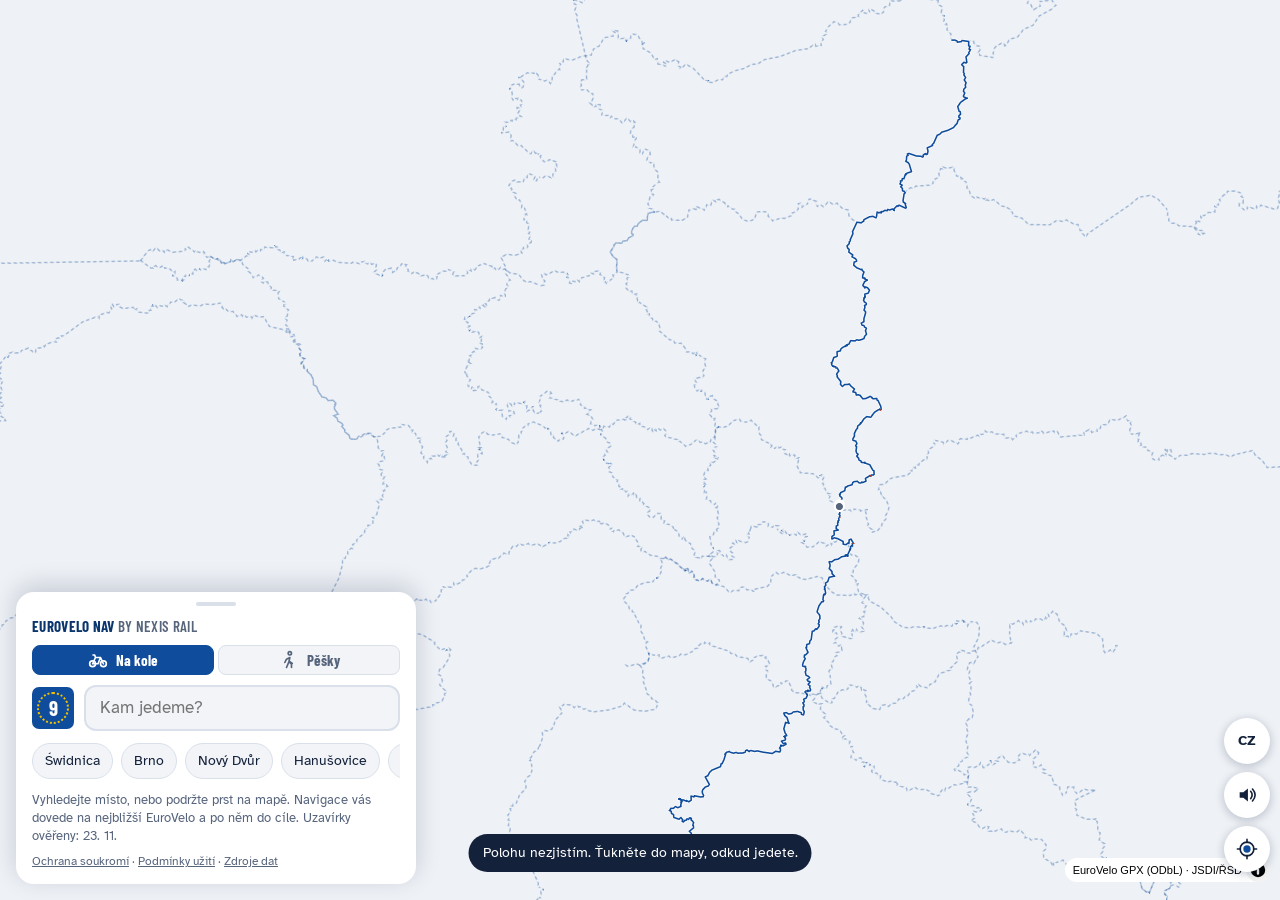
<file: app-source/index.html>
<!doctype html>
<html lang="cs">
<head>
<meta charset="utf-8">
<meta name="viewport" content="width=device-width, initial-scale=1, viewport-fit=cover, maximum-scale=1">
<meta name="theme-color" content="#0f4c9c">
<meta name="apple-mobile-web-app-capable" content="yes">
<meta name="apple-mobile-web-app-status-bar-style" content="black-translucent">
<title>EuroVelo Nav by NEXIS Rail</title>
<meta name="apple-mobile-web-app-title" content="EuroVelo Nav">
<meta name="application-name" content="EuroVelo Nav by NEXIS Rail">
<meta name="description" content="Navigace po trasách EuroVelo s uzavírkami a objížďkami. Od NEXIS Rail.">
<link rel="manifest" href="manifest.webmanifest">
<link rel="icon" href="icons/icon-192.png">
<link rel="apple-touch-icon" href="icons/icon-512.png">
<link rel="stylesheet" href="css/fonts.css">
<link rel="stylesheet" href="lib/maplibre-gl.css">
<link rel="stylesheet" href="css/app.css">
</head>
<body>
<div id="map" aria-label="Map"></div>

<!-- Turn instruction, shown while navigating -->
<section id="turn" class="turn" hidden aria-live="polite">
  <div class="turn-main">
    <div class="glyph" id="turn-glyph"></div>
    <div class="turn-text">
      <div class="turn-dist" id="turn-dist">—</div>
      <div class="turn-what" id="turn-what"></div>
    </div>
  </div>
  <div class="turn-then" id="turn-then" hidden></div>
</section>
<div id="warn" class="warn" hidden role="status"></div>
<div id="toast" class="toast" hidden role="status"></div>

<div class="fab-col">
  <button class="fab" id="btn-lang" type="button" aria-label="Language">CZ</button>
  <button class="fab" id="btn-voice" type="button" aria-label="Voice" aria-pressed="true"></button>
  <button class="fab" id="btn-locate" type="button" aria-label="My location"></button>
</div>

<!-- Bottom sheet: search → preview → riding -->
<section id="sheet" class="sheet">
  <div class="sheet-grip" aria-hidden="true"></div>

  <div id="panel-search">
    <div class="brand"><b>EuroVelo Nav</b> <span>by NEXIS Rail</span></div>
    <div class="seg travel" id="travel" role="group">
      <button type="button" data-v="bike"><svg viewBox="0 0 24 24" aria-hidden="true"><circle cx="5.5" cy="16.5" r="3.5"/><circle cx="18.5" cy="16.5" r="3.5"/><path d="M5.5 16.5 9 9h6l3.5 7.5M9 9 8 6H6m6 10.5L15 9m-3 7.5H5.5"/></svg><span data-i18n="bike"></span></button>
      <button type="button" data-v="walk"><svg viewBox="0 0 24 24" aria-hidden="true"><circle cx="13" cy="4" r="2"/><path d="m9 21 3-7 3 3v4m-3-7 1-5-4 2-2 4m6-1 3 2"/></svg><span data-i18n="walk"></span></button>
    </div>
    <div class="install" id="install" hidden>
      <div class="install-text"><b data-i18n="installTitle"></b><span id="install-how"></span></div>
      <button type="button" class="btn primary install-go" id="install-go" data-i18n="install" hidden></button>
      <button type="button" class="link install-x" id="install-x" aria-label="×">×</button>
    </div>
    <div class="search">
      <button type="button" class="ev-badge" aria-label="EuroVelo route"><span>9</span></button>
      <input id="q" type="search" autocomplete="off" enterkeyhint="search" data-i18n-placeholder="where">
    </div>
    <ul id="results" class="results" hidden></ul>
    <button type="button" class="saved-trip" id="saved-trip" hidden></button>
    <div class="chips" id="chips"></div>
    <p class="hint" id="hint"></p>
    <p class="legal-links"><a href="legal/privacy.html" data-i18n="privacy"></a> · <a href="legal/terms.html" data-i18n="terms"></a> · <a href="legal/licenses.html" data-i18n="licenses"></a></p>
  </div>

  <div id="panel-preview" hidden>
    <div class="dest-row">
      <div>
        <div class="dest-name" id="dest-name"></div>
        <div class="dest-sub" id="dest-sub"></div>
      </div>
      <button class="link" id="btn-change" type="button" data-i18n="change"></button>
    </div>
    <div class="stats" id="stats"></div>
    <div class="profile" id="profile" hidden>
      <svg viewBox="0 0 1000 100" preserveAspectRatio="none" aria-hidden="true"><path class="area"/><path class="ln"/><g class="nl"></g><line class="cur" y1="0" y2="100" hidden/></svg>
      <div class="pf-labels"></div>
      <div class="pf-read" hidden></div>
    </div>
    <ul class="notes" id="notes"></ul>
    <div class="offline" id="offline">
      <button type="button" class="off-btn" id="btn-offline"><svg viewBox="0 0 24 24" aria-hidden="true"><path d="M12 4v11m0 0-4.5-4.5M12 15l4.5-4.5M5 19h14" fill="none" stroke="currentColor" stroke-width="2.4" stroke-linecap="round" stroke-linejoin="round"/></svg><span id="off-label"></span></button>
      <div class="off-bar" id="off-bar" hidden><i></i></div>
      <button type="button" class="link" id="btn-offline-x" hidden></button>
    </div>
    <div class="trip" id="trip" hidden>
      <div class="trip-head">
        <b data-i18n="sleep"></b>
        <div class="seg" id="pace" role="group"><button type="button" data-v="50">50</button><button type="button" data-v="80">80</button><button type="button" data-v="110">110</button><span data-i18n="perDay"></span></div>
      </div>
      <label class="trip-date"><span data-i18n="depart"></span><input type="date" id="trip-date"><button type="button" class="link" id="trip-date-clear" hidden>×</button></label>
      <p class="trip-hint" id="trip-hint"></p>
      <ol class="nights" id="nights"></ol>
    </div>
    <div class="actions">
      <button class="btn primary" id="btn-go" type="button" data-i18n="go"></button>
      <button class="btn" id="btn-sim" type="button" data-i18n="simulate"></button>
    </div>
  </div>

  <div id="panel-ride" hidden>
    <div class="ride-row">
      <div class="ride-stat"><b id="ride-left">—</b><span data-i18n="left"></span></div>
      <div class="ride-stat"><b id="ride-eta">—</b><span data-i18n="eta"></span></div>
      <div class="ride-stat"><b id="ride-on">—</b><span id="ride-on-l"></span></div>
      <button class="btn danger" id="btn-stop" type="button" data-i18n="stop"></button>
    </div>
  </div>
</section>

<script src="lib/maplibre-gl.js"></script>
<script type="module" src="js/app.js"></script>
</body>
</html>
</file>
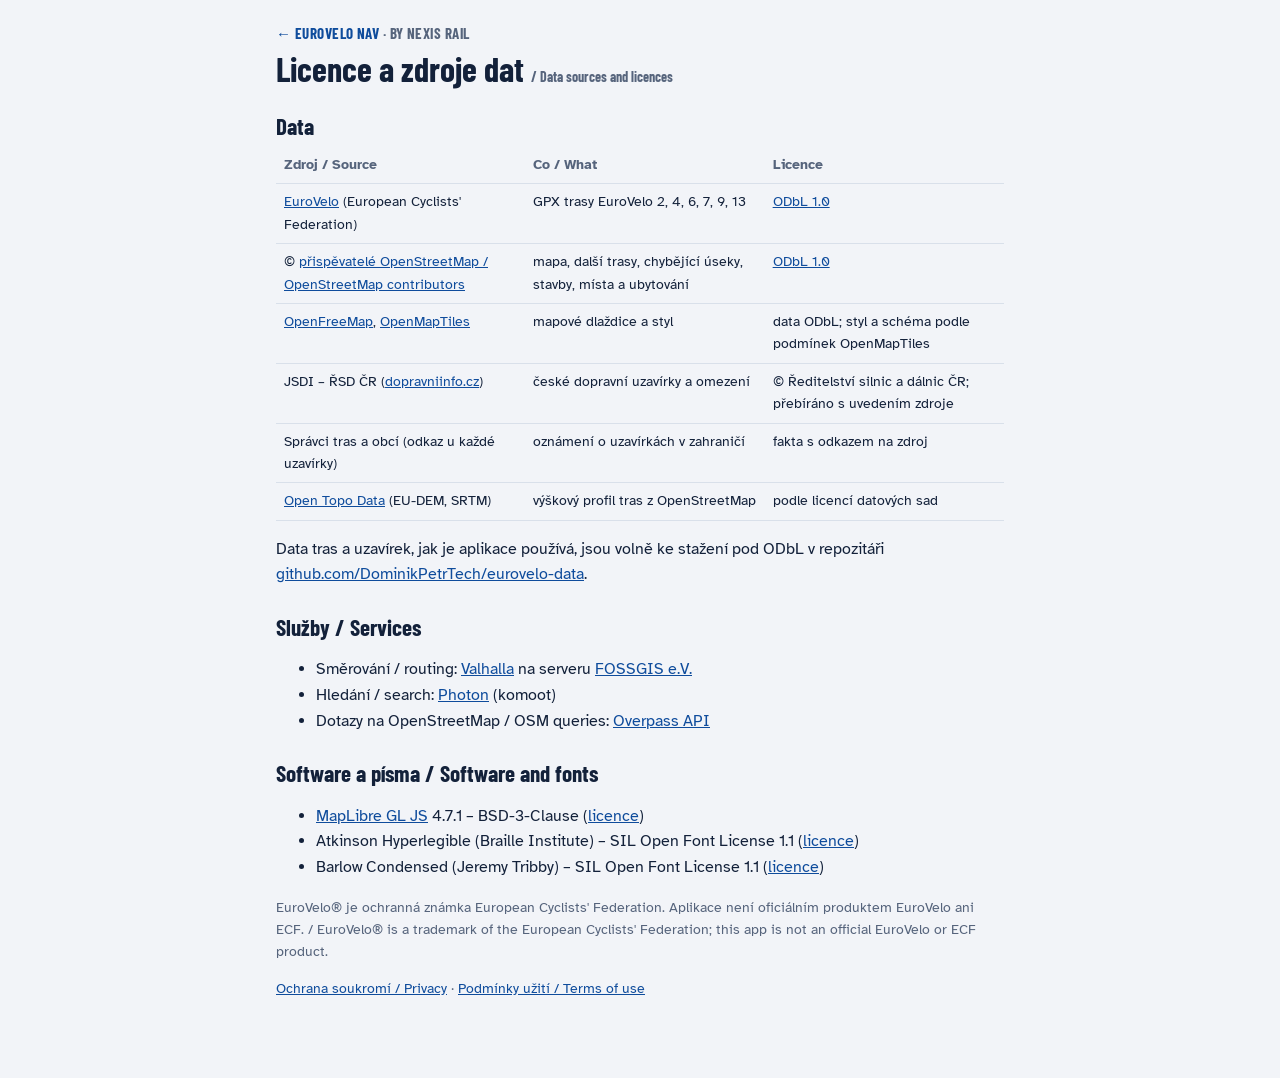
<file: app-source/legal/licenses.html>
<!doctype html>
<html lang="cs">
<head>
<meta charset="utf-8">
<meta name="viewport" content="width=device-width, initial-scale=1">
<title>Licence a zdroje dat – EuroVelo Nav by NEXIS Rail</title>
<link rel="stylesheet" href="../css/fonts.css">
<link rel="stylesheet" href="legal.css">
</head>
<body>
<main>
<div class="brand"><a href="../">← EuroVelo Nav</a> · by NEXIS Rail</div>
<h1>Licence a zdroje dat <span class="meta">/ Data sources and licences</span></h1>

<h2>Data</h2>
<div class="wrap"><table>
<tr><th>Zdroj / Source</th><th>Co / What</th><th>Licence</th></tr>
<tr><td><a href="https://www.eurovelo.com">EuroVelo</a> (European Cyclists' Federation)</td><td>GPX trasy EuroVelo 2, 4, 6, 7, 9, 13</td><td><a href="https://opendatacommons.org/licenses/odbl/">ODbL 1.0</a></td></tr>
<tr><td>© <a href="https://www.openstreetmap.org/copyright">přispěvatelé OpenStreetMap / OpenStreetMap contributors</a></td><td>mapa, další trasy, chybějící úseky, stavby, místa a ubytování</td><td><a href="https://opendatacommons.org/licenses/odbl/">ODbL 1.0</a></td></tr>
<tr><td><a href="https://openfreemap.org">OpenFreeMap</a>, <a href="https://openmaptiles.org">OpenMapTiles</a></td><td>mapové dlaždice a styl</td><td>data ODbL; styl a schéma podle podmínek OpenMapTiles</td></tr>
<tr><td>JSDI – ŘSD ČR (<a href="https://dopravniinfo.cz">dopravniinfo.cz</a>)</td><td>české dopravní uzavírky a omezení</td><td>© Ředitelství silnic a dálnic ČR; přebíráno s uvedením zdroje</td></tr>
<tr><td>Správci tras a obcí (odkaz u každé uzavírky)</td><td>oznámení o uzavírkách v zahraničí</td><td>fakta s odkazem na zdroj</td></tr>
<tr><td><a href="https://www.opentopodata.org">Open Topo Data</a> (EU-DEM, SRTM)</td><td>výškový profil tras z OpenStreetMap</td><td>podle licencí datových sad</td></tr>
</table></div>
<p>Data tras a uzavírek, jak je aplikace používá, jsou volně ke stažení pod ODbL v repozitáři <a href="https://github.com/DominikPetrTech/eurovelo-data">github.com/DominikPetrTech/eurovelo-data</a>.</p>

<h2>Služby / Services</h2>
<ul>
<li>Směrování / routing: <a href="https://valhalla.github.io/valhalla/">Valhalla</a> na serveru <a href="https://www.fossgis.de">FOSSGIS e.V.</a></li>
<li>Hledání / search: <a href="https://photon.komoot.io">Photon</a> (komoot)</li>
<li>Dotazy na OpenStreetMap / OSM queries: <a href="https://overpass-api.de">Overpass API</a></li>
</ul>

<h2>Software a písma / Software and fonts</h2>
<ul>
<li><a href="https://maplibre.org">MapLibre GL JS</a> 4.7.1 – BSD-3-Clause (<a href="../lib/MAPLIBRE-LICENSE.txt">licence</a>)</li>
<li>Atkinson Hyperlegible (Braille Institute) – SIL Open Font License 1.1 (<a href="../fonts/OFL-AtkinsonHyperlegible.txt">licence</a>)</li>
<li>Barlow Condensed (Jeremy Tribby) – SIL Open Font License 1.1 (<a href="../fonts/OFL-BarlowCondensed.txt">licence</a>)</li>
</ul>
<p class="meta">EuroVelo® je ochranná známka European Cyclists' Federation. Aplikace není oficiálním produktem EuroVelo ani ECF. / EuroVelo® is a trademark of the European Cyclists' Federation; this app is not an official EuroVelo or ECF product.</p>
<p class="meta"><a href="privacy.html">Ochrana soukromí / Privacy</a> · <a href="terms.html">Podmínky užití / Terms of use</a></p>
</main>
</body>
</html>
</file>
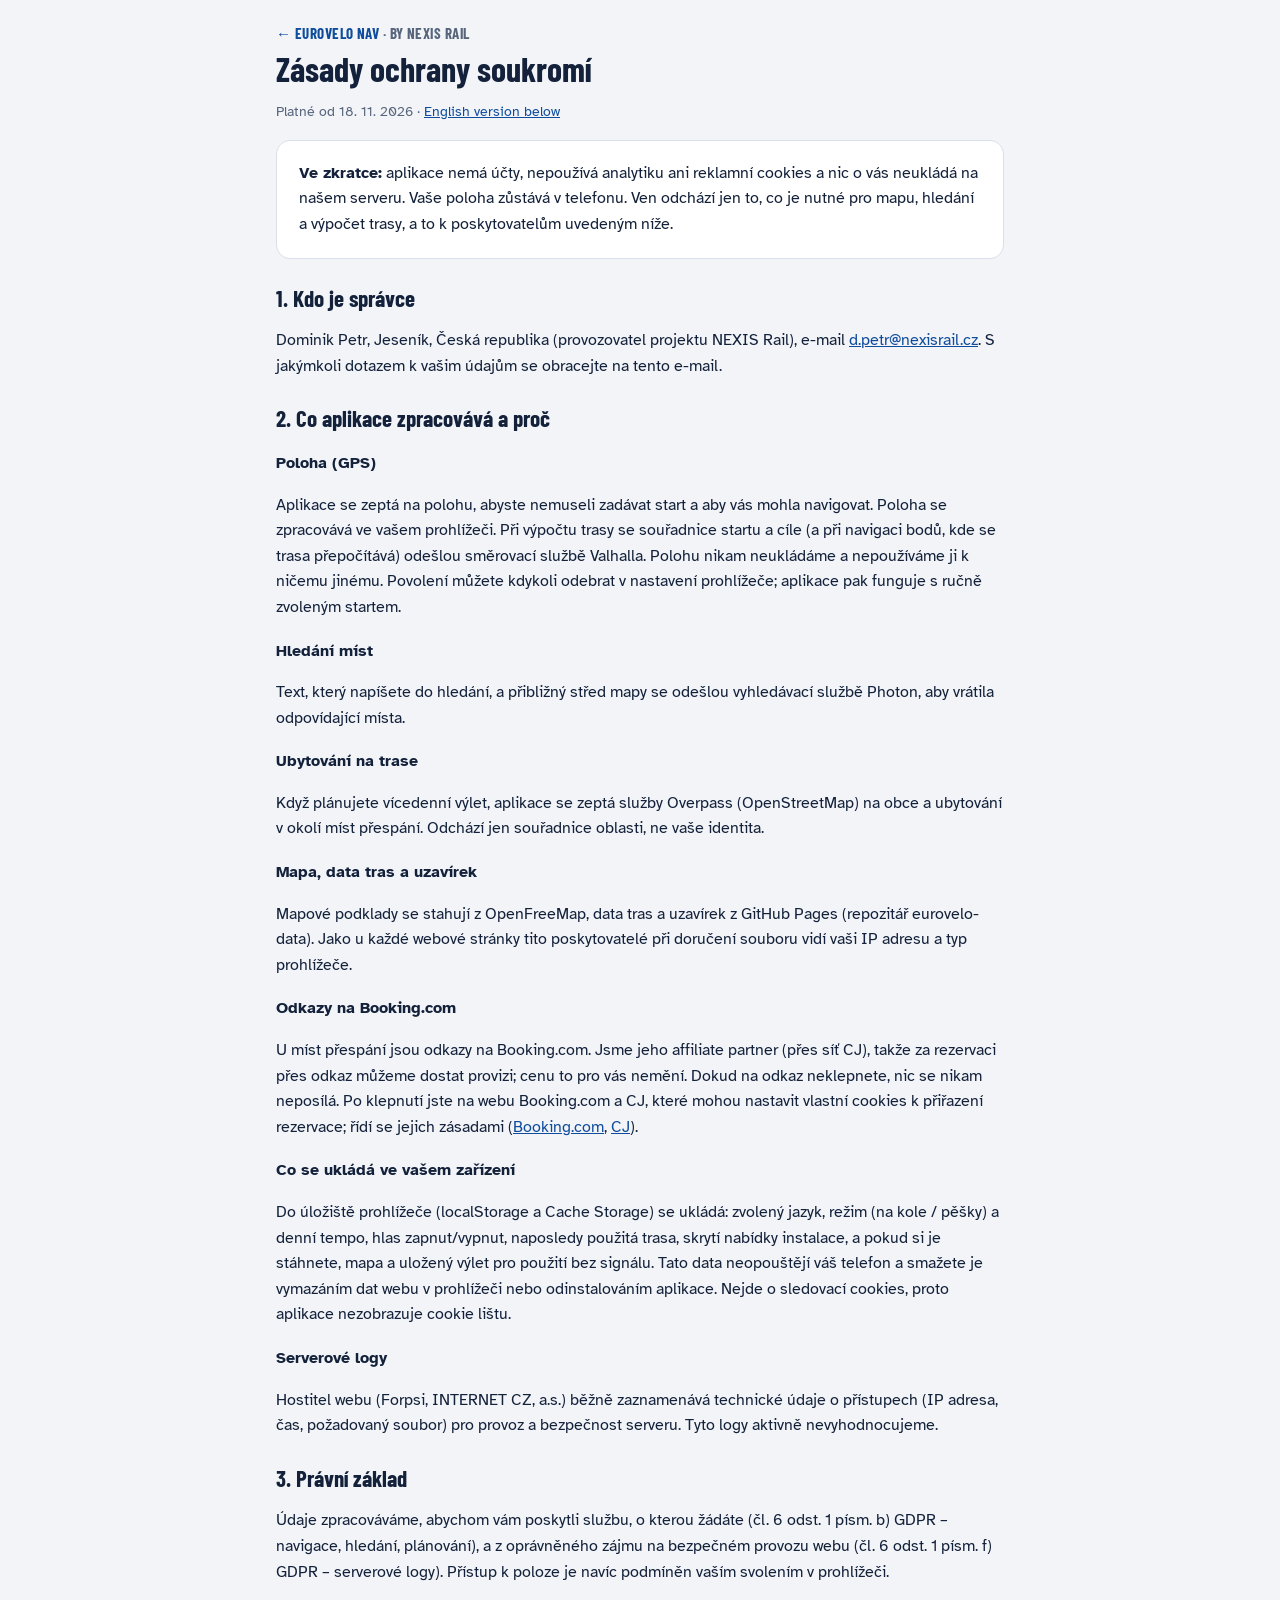
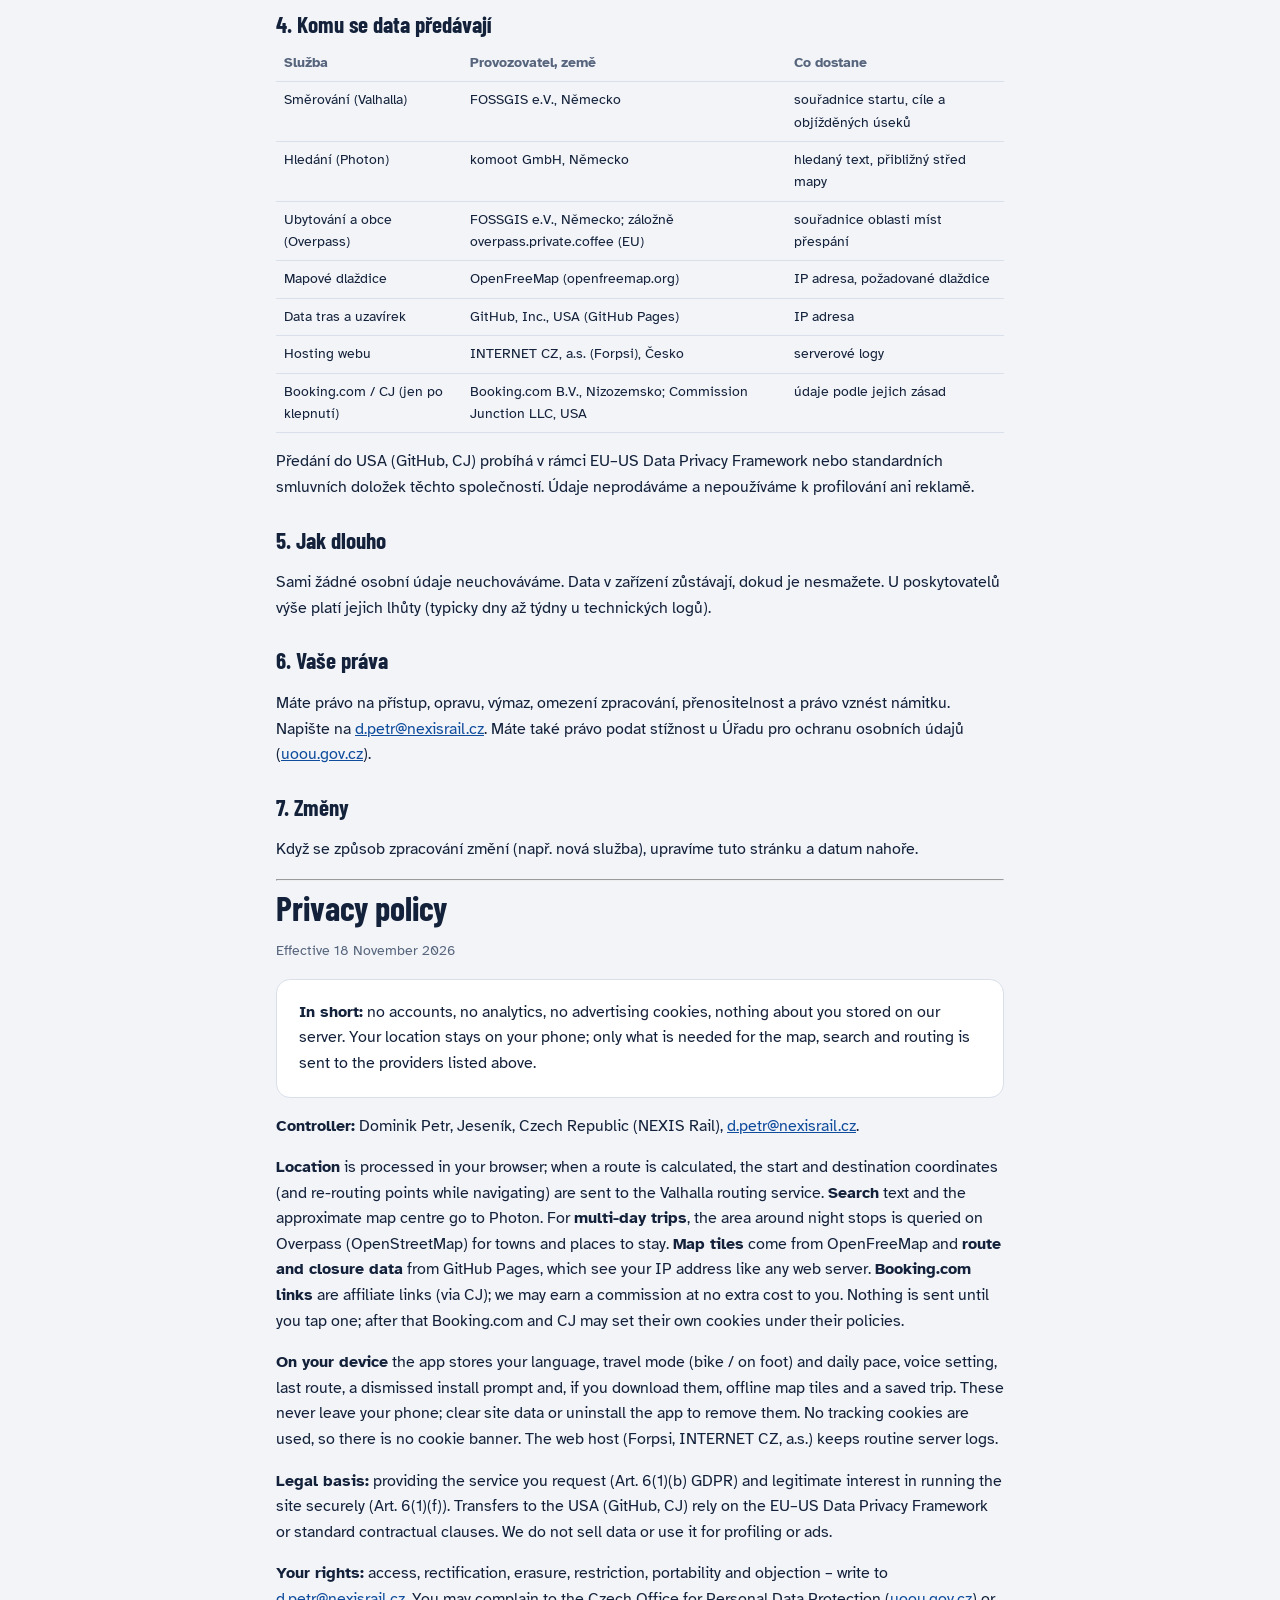
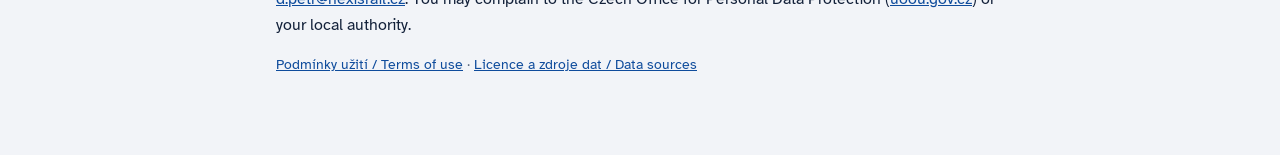
<file: app-source/legal/privacy.html>
<!doctype html>
<html lang="cs">
<head>
<meta charset="utf-8">
<meta name="viewport" content="width=device-width, initial-scale=1">
<title>Ochrana soukromí – EuroVelo Nav by NEXIS Rail</title>
<link rel="stylesheet" href="../css/fonts.css">
<link rel="stylesheet" href="legal.css">
</head>
<body>
<main>
<div class="brand"><a href="../">← EuroVelo Nav</a> · by NEXIS Rail</div>
<h1>Zásady ochrany soukromí</h1>
<p class="meta">Platné od 18. 11. 2026 · <a href="#en">English version below</a></p>

<div class="card">
<p><b>Ve zkratce:</b> aplikace nemá účty, nepoužívá analytiku ani reklamní cookies a nic o vás neukládá na našem serveru. Vaše poloha zůstává v telefonu. Ven odchází jen to, co je nutné pro mapu, hledání a výpočet trasy, a to k poskytovatelům uvedeným níže.</p>
</div>

<h2>1. Kdo je správce</h2>
<p>Dominik Petr, Jeseník, Česká republika (provozovatel projektu NEXIS Rail), e-mail <a href="mailto:d.petr@nexisrail.cz">d.petr@nexisrail.cz</a>. S jakýmkoli dotazem k vašim údajům se obracejte na tento e-mail.</p>

<h2>2. Co aplikace zpracovává a proč</h2>
<h3>Poloha (GPS)</h3>
<p>Aplikace se zeptá na polohu, abyste nemuseli zadávat start a aby vás mohla navigovat. Poloha se zpracovává ve vašem prohlížeči. Při výpočtu trasy se souřadnice startu a cíle (a při navigaci bodů, kde se trasa přepočítává) odešlou směrovací službě Valhalla. Polohu nikam neukládáme a nepoužíváme ji k ničemu jinému. Povolení můžete kdykoli odebrat v nastavení prohlížeče; aplikace pak funguje s ručně zvoleným startem.</p>
<h3>Hledání míst</h3>
<p>Text, který napíšete do hledání, a přibližný střed mapy se odešlou vyhledávací službě Photon, aby vrátila odpovídající místa.</p>
<h3>Ubytování na trase</h3>
<p>Když plánujete vícedenní výlet, aplikace se zeptá služby Overpass (OpenStreetMap) na obce a ubytování v okolí míst přespání. Odchází jen souřadnice oblasti, ne vaše identita.</p>
<h3>Mapa, data tras a uzavírek</h3>
<p>Mapové podklady se stahují z OpenFreeMap, data tras a uzavírek z GitHub Pages (repozitář eurovelo-data). Jako u každé webové stránky tito poskytovatelé při doručení souboru vidí vaši IP adresu a typ prohlížeče.</p>
<h3>Odkazy na Booking.com</h3>
<p>U míst přespání jsou odkazy na Booking.com. Jsme jeho affiliate partner (přes síť CJ), takže za rezervaci přes odkaz můžeme dostat provizi; cenu to pro vás nemění. Dokud na odkaz neklepnete, nic se nikam neposílá. Po klepnutí jste na webu Booking.com a CJ, které mohou nastavit vlastní cookies k přiřazení rezervace; řídí se jejich zásadami (<a href="https://www.booking.com/content/privacy.html">Booking.com</a>, <a href="https://www.cj.com/legal/privacy">CJ</a>).</p>
<h3>Co se ukládá ve vašem zařízení</h3>
<p>Do úložiště prohlížeče (localStorage a Cache Storage) se ukládá: zvolený jazyk, režim (na kole / pěšky) a denní tempo, hlas zapnut/vypnut, naposledy použitá trasa, skrytí nabídky instalace, a pokud si je stáhnete, mapa a uložený výlet pro použití bez signálu. Tato data neopouštějí váš telefon a smažete je vymazáním dat webu v prohlížeči nebo odinstalováním aplikace. Nejde o sledovací cookies, proto aplikace nezobrazuje cookie lištu.</p>
<h3>Serverové logy</h3>
<p>Hostitel webu (Forpsi, INTERNET CZ, a.s.) běžně zaznamenává technické údaje o přístupech (IP adresa, čas, požadovaný soubor) pro provoz a bezpečnost serveru. Tyto logy aktivně nevyhodnocujeme.</p>

<h2>3. Právní základ</h2>
<p>Údaje zpracováváme, abychom vám poskytli službu, o kterou žádáte (čl. 6 odst. 1 písm. b) GDPR – navigace, hledání, plánování), a z oprávněného zájmu na bezpečném provozu webu (čl. 6 odst. 1 písm. f) GDPR – serverové logy). Přístup k poloze je navíc podmíněn vaším svolením v prohlížeči.</p>

<h2>4. Komu se data předávají</h2>
<div class="wrap"><table>
<tr><th>Služba</th><th>Provozovatel, země</th><th>Co dostane</th></tr>
<tr><td>Směrování (Valhalla)</td><td>FOSSGIS e.V., Německo</td><td>souřadnice startu, cíle a objížděných úseků</td></tr>
<tr><td>Hledání (Photon)</td><td>komoot GmbH, Německo</td><td>hledaný text, přibližný střed mapy</td></tr>
<tr><td>Ubytování a obce (Overpass)</td><td>FOSSGIS e.V., Německo; záložně overpass.private.coffee (EU)</td><td>souřadnice oblasti míst přespání</td></tr>
<tr><td>Mapové dlaždice</td><td>OpenFreeMap (openfreemap.org)</td><td>IP adresa, požadované dlaždice</td></tr>
<tr><td>Data tras a uzavírek</td><td>GitHub, Inc., USA (GitHub Pages)</td><td>IP adresa</td></tr>
<tr><td>Hosting webu</td><td>INTERNET CZ, a.s. (Forpsi), Česko</td><td>serverové logy</td></tr>
<tr><td>Booking.com / CJ (jen po klepnutí)</td><td>Booking.com B.V., Nizozemsko; Commission Junction LLC, USA</td><td>údaje podle jejich zásad</td></tr>
</table></div>
<p>Předání do USA (GitHub, CJ) probíhá v rámci EU–US Data Privacy Framework nebo standardních smluvních doložek těchto společností. Údaje neprodáváme a nepoužíváme k profilování ani reklamě.</p>

<h2>5. Jak dlouho</h2>
<p>Sami žádné osobní údaje neuchováváme. Data v zařízení zůstávají, dokud je nesmažete. U poskytovatelů výše platí jejich lhůty (typicky dny až týdny u technických logů).</p>

<h2>6. Vaše práva</h2>
<p>Máte právo na přístup, opravu, výmaz, omezení zpracování, přenositelnost a právo vznést námitku. Napište na <a href="mailto:d.petr@nexisrail.cz">d.petr@nexisrail.cz</a>. Máte také právo podat stížnost u Úřadu pro ochranu osobních údajů (<a href="https://uoou.gov.cz">uoou.gov.cz</a>).</p>

<h2>7. Změny</h2>
<p>Když se způsob zpracování změní (např. nová služba), upravíme tuto stránku a datum nahoře.</p>

<hr id="en">
<h1>Privacy policy</h1>
<p class="meta">Effective 18 November 2026</p>
<div class="card"><p><b>In short:</b> no accounts, no analytics, no advertising cookies, nothing about you stored on our server. Your location stays on your phone; only what is needed for the map, search and routing is sent to the providers listed above.</p></div>
<p><b>Controller:</b> Dominik Petr, Jeseník, Czech Republic (NEXIS Rail), <a href="mailto:d.petr@nexisrail.cz">d.petr@nexisrail.cz</a>.</p>
<p><b>Location</b> is processed in your browser; when a route is calculated, the start and destination coordinates (and re-routing points while navigating) are sent to the Valhalla routing service. <b>Search</b> text and the approximate map centre go to Photon. For <b>multi-day trips</b>, the area around night stops is queried on Overpass (OpenStreetMap) for towns and places to stay. <b>Map tiles</b> come from OpenFreeMap and <b>route and closure data</b> from GitHub Pages, which see your IP address like any web server. <b>Booking.com links</b> are affiliate links (via CJ); we may earn a commission at no extra cost to you. Nothing is sent until you tap one; after that Booking.com and CJ may set their own cookies under their policies.</p>
<p><b>On your device</b> the app stores your language, travel mode (bike / on foot) and daily pace, voice setting, last route, a dismissed install prompt and, if you download them, offline map tiles and a saved trip. These never leave your phone; clear site data or uninstall the app to remove them. No tracking cookies are used, so there is no cookie banner. The web host (Forpsi, INTERNET CZ, a.s.) keeps routine server logs.</p>
<p><b>Legal basis:</b> providing the service you request (Art. 6(1)(b) GDPR) and legitimate interest in running the site securely (Art. 6(1)(f)). Transfers to the USA (GitHub, CJ) rely on the EU–US Data Privacy Framework or standard contractual clauses. We do not sell data or use it for profiling or ads.</p>
<p><b>Your rights:</b> access, rectification, erasure, restriction, portability and objection – write to <a href="mailto:d.petr@nexisrail.cz">d.petr@nexisrail.cz</a>. You may complain to the Czech Office for Personal Data Protection (<a href="https://uoou.gov.cz">uoou.gov.cz</a>) or your local authority.</p>
<p class="meta"><a href="terms.html">Podmínky užití / Terms of use</a> · <a href="licenses.html">Licence a zdroje dat / Data sources</a></p>
</main>
</body>
</html>
</file>
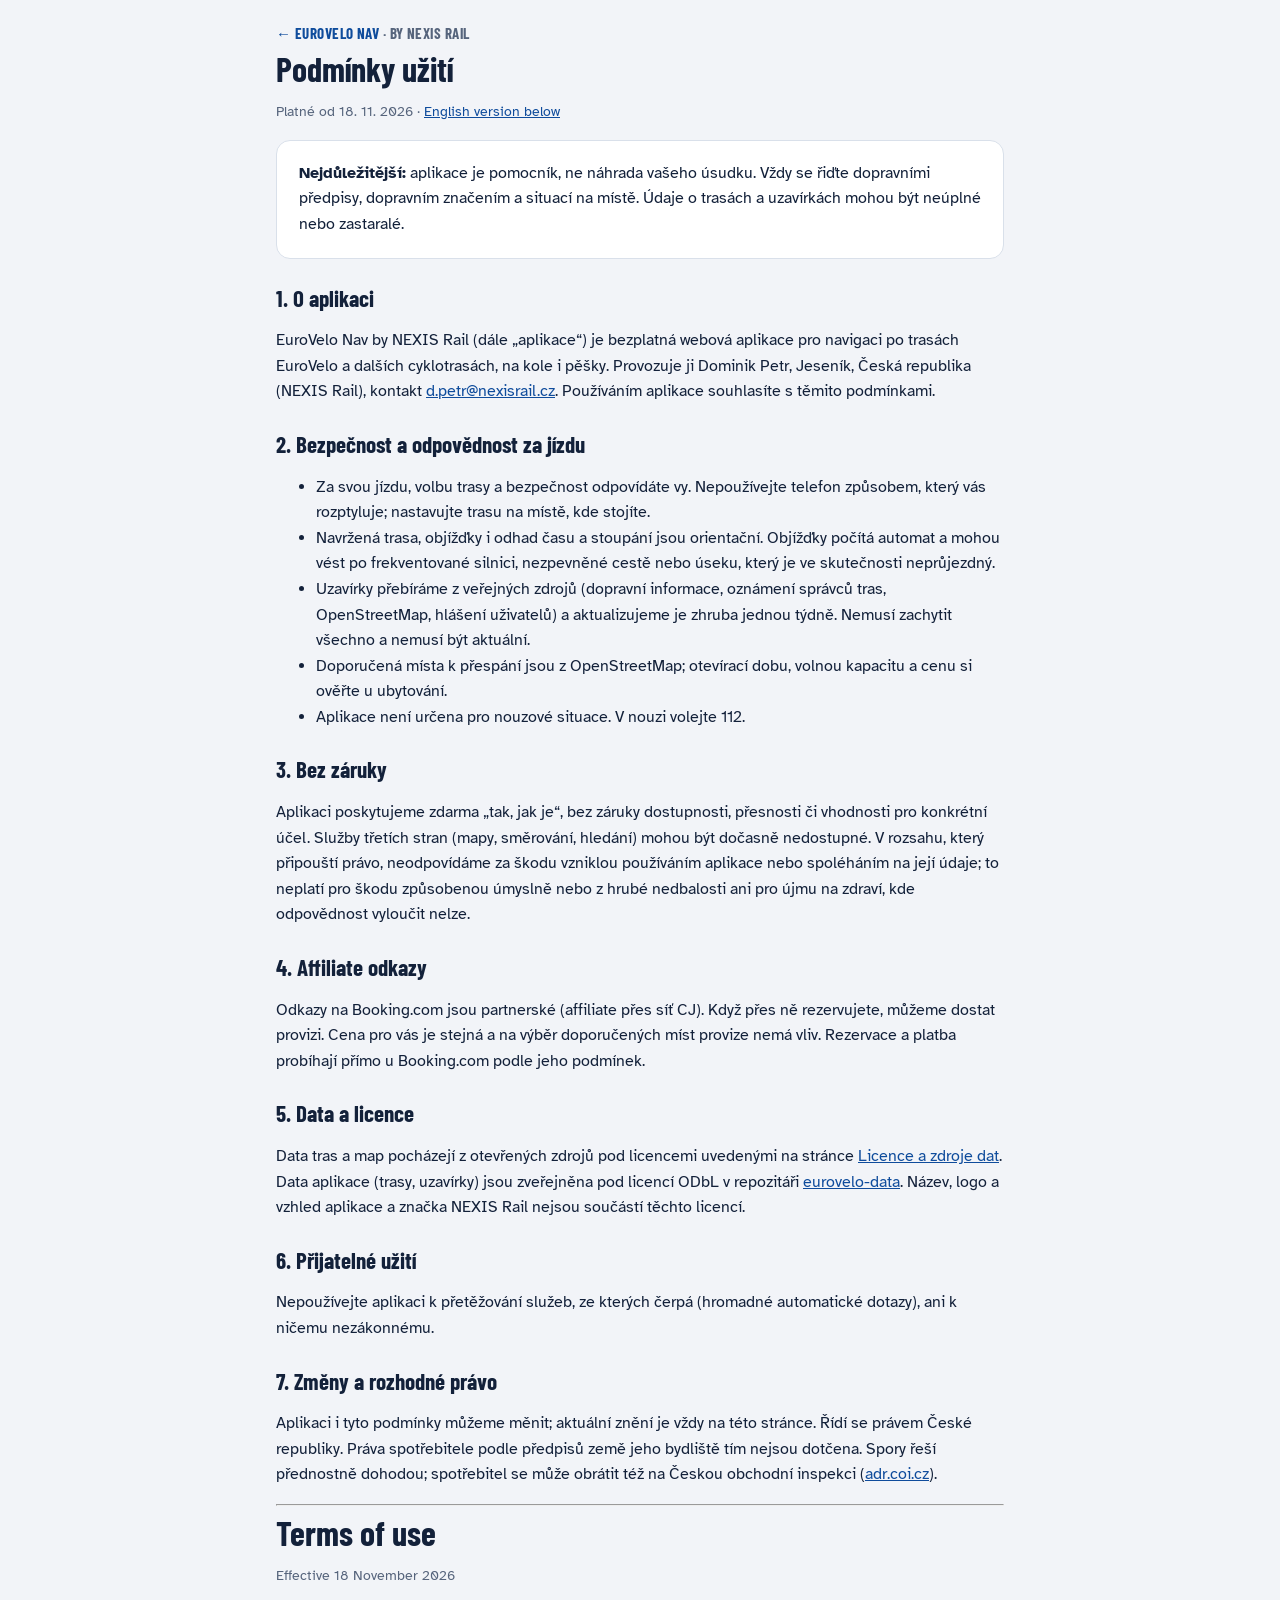
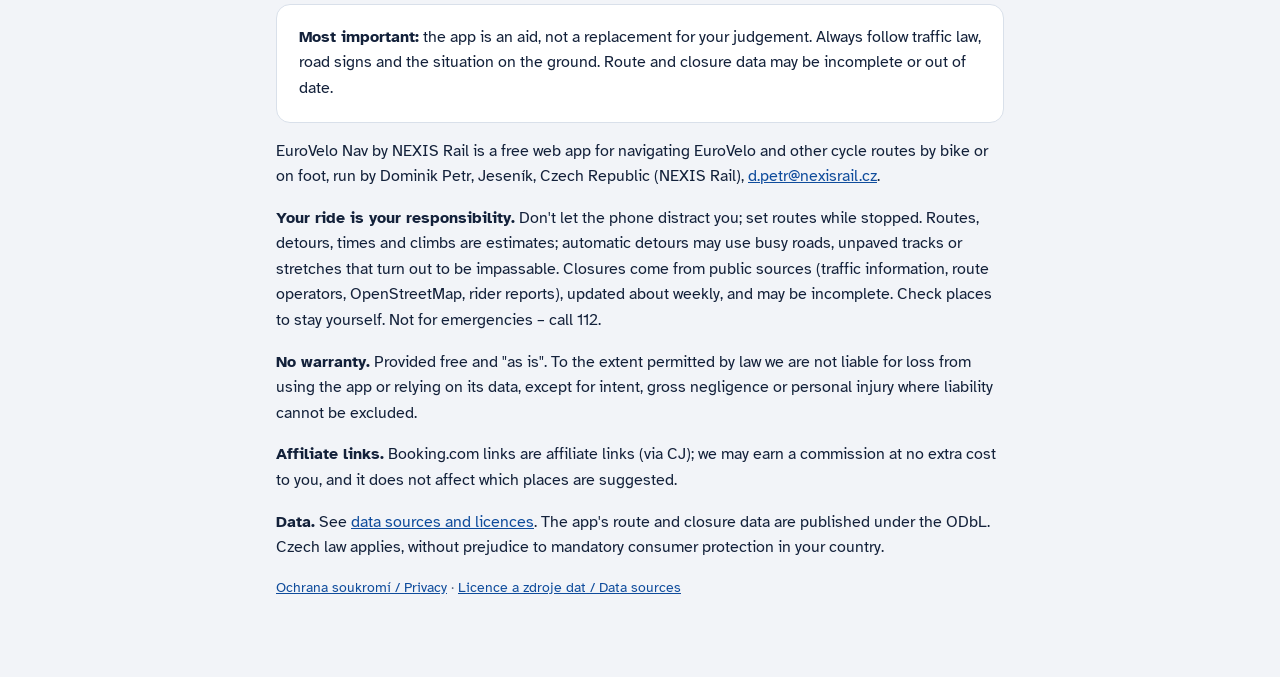
<file: app-source/legal/terms.html>
<!doctype html>
<html lang="cs">
<head>
<meta charset="utf-8">
<meta name="viewport" content="width=device-width, initial-scale=1">
<title>Podmínky užití – EuroVelo Nav by NEXIS Rail</title>
<link rel="stylesheet" href="../css/fonts.css">
<link rel="stylesheet" href="legal.css">
</head>
<body>
<main>
<div class="brand"><a href="../">← EuroVelo Nav</a> · by NEXIS Rail</div>
<h1>Podmínky užití</h1>
<p class="meta">Platné od 18. 11. 2026 · <a href="#en">English version below</a></p>

<div class="card">
<p><b>Nejdůležitější:</b> aplikace je pomocník, ne náhrada vašeho úsudku. Vždy se řiďte dopravními předpisy, dopravním značením a situací na místě. Údaje o trasách a uzavírkách mohou být neúplné nebo zastaralé.</p>
</div>

<h2>1. O aplikaci</h2>
<p>EuroVelo Nav by NEXIS Rail (dále „aplikace“) je bezplatná webová aplikace pro navigaci po trasách EuroVelo a dalších cyklotrasách, na kole i pěšky. Provozuje ji Dominik Petr, Jeseník, Česká republika (NEXIS Rail), kontakt <a href="mailto:d.petr@nexisrail.cz">d.petr@nexisrail.cz</a>. Používáním aplikace souhlasíte s těmito podmínkami.</p>

<h2>2. Bezpečnost a odpovědnost za jízdu</h2>
<ul>
<li>Za svou jízdu, volbu trasy a bezpečnost odpovídáte vy. Nepoužívejte telefon způsobem, který vás rozptyluje; nastavujte trasu na místě, kde stojíte.</li>
<li>Navržená trasa, objížďky i odhad času a stoupání jsou orientační. Objížďky počítá automat a mohou vést po frekventované silnici, nezpevněné cestě nebo úseku, který je ve skutečnosti neprůjezdný.</li>
<li>Uzavírky přebíráme z veřejných zdrojů (dopravní informace, oznámení správců tras, OpenStreetMap, hlášení uživatelů) a aktualizujeme je zhruba jednou týdně. Nemusí zachytit všechno a nemusí být aktuální.</li>
<li>Doporučená místa k přespání jsou z OpenStreetMap; otevírací dobu, volnou kapacitu a cenu si ověřte u ubytování.</li>
<li>Aplikace není určena pro nouzové situace. V nouzi volejte 112.</li>
</ul>

<h2>3. Bez záruky</h2>
<p>Aplikaci poskytujeme zdarma „tak, jak je“, bez záruky dostupnosti, přesnosti či vhodnosti pro konkrétní účel. Služby třetích stran (mapy, směrování, hledání) mohou být dočasně nedostupné. V rozsahu, který připouští právo, neodpovídáme za škodu vzniklou používáním aplikace nebo spoléháním na její údaje; to neplatí pro škodu způsobenou úmyslně nebo z hrubé nedbalosti ani pro újmu na zdraví, kde odpovědnost vyloučit nelze.</p>

<h2>4. Affiliate odkazy</h2>
<p>Odkazy na Booking.com jsou partnerské (affiliate přes síť CJ). Když přes ně rezervujete, můžeme dostat provizi. Cena pro vás je stejná a na výběr doporučených míst provize nemá vliv. Rezervace a platba probíhají přímo u Booking.com podle jeho podmínek.</p>

<h2>5. Data a licence</h2>
<p>Data tras a map pocházejí z otevřených zdrojů pod licencemi uvedenými na stránce <a href="licenses.html">Licence a zdroje dat</a>. Data aplikace (trasy, uzavírky) jsou zveřejněna pod licencí ODbL v repozitáři <a href="https://github.com/DominikPetrTech/eurovelo-data">eurovelo-data</a>. Název, logo a vzhled aplikace a značka NEXIS Rail nejsou součástí těchto licencí.</p>

<h2>6. Přijatelné užití</h2>
<p>Nepoužívejte aplikaci k přetěžování služeb, ze kterých čerpá (hromadné automatické dotazy), ani k ničemu nezákonnému.</p>

<h2>7. Změny a rozhodné právo</h2>
<p>Aplikaci i tyto podmínky můžeme měnit; aktuální znění je vždy na této stránce. Řídí se právem České republiky. Práva spotřebitele podle předpisů země jeho bydliště tím nejsou dotčena. Spory řeší přednostně dohodou; spotřebitel se může obrátit též na Českou obchodní inspekci (<a href="https://adr.coi.cz">adr.coi.cz</a>).</p>

<hr id="en">
<h1>Terms of use</h1>
<p class="meta">Effective 18 November 2026</p>
<div class="card"><p><b>Most important:</b> the app is an aid, not a replacement for your judgement. Always follow traffic law, road signs and the situation on the ground. Route and closure data may be incomplete or out of date.</p></div>
<p>EuroVelo Nav by NEXIS Rail is a free web app for navigating EuroVelo and other cycle routes by bike or on foot, run by Dominik Petr, Jeseník, Czech Republic (NEXIS Rail), <a href="mailto:d.petr@nexisrail.cz">d.petr@nexisrail.cz</a>.</p>
<p><b>Your ride is your responsibility.</b> Don't let the phone distract you; set routes while stopped. Routes, detours, times and climbs are estimates; automatic detours may use busy roads, unpaved tracks or stretches that turn out to be impassable. Closures come from public sources (traffic information, route operators, OpenStreetMap, rider reports), updated about weekly, and may be incomplete. Check places to stay yourself. Not for emergencies – call 112.</p>
<p><b>No warranty.</b> Provided free and "as is". To the extent permitted by law we are not liable for loss from using the app or relying on its data, except for intent, gross negligence or personal injury where liability cannot be excluded.</p>
<p><b>Affiliate links.</b> Booking.com links are affiliate links (via CJ); we may earn a commission at no extra cost to you, and it does not affect which places are suggested.</p>
<p><b>Data.</b> See <a href="licenses.html">data sources and licences</a>. The app's route and closure data are published under the ODbL. Czech law applies, without prejudice to mandatory consumer protection in your country.</p>
<p class="meta"><a href="privacy.html">Ochrana soukromí / Privacy</a> · <a href="licenses.html">Licence a zdroje dat / Data sources</a></p>
</main>
</body>
</html>
</file>
<file: app-source/css/fonts.css>
/* Fonts served from this site (no Google Fonts requests). SIL Open Font License, see fonts/OFL-*.txt */
@font-face{font-family:'Atkinson Hyperlegible';font-style:normal;font-weight:400;font-display:swap;src:url(../fonts/atkinson-hyperlegible-latin-400-normal.woff2) format('woff2');unicode-range:U+0000-00FF,U+0131,U+0152-0153,U+02BB-02BC,U+02C6,U+02DA,U+02DC,U+0304,U+0308,U+0329,U+2000-206F,U+20AC,U+2122,U+2191,U+2193,U+2212,U+2215,U+FEFF,U+FFFD}
@font-face{font-family:'Atkinson Hyperlegible';font-style:normal;font-weight:400;font-display:swap;src:url(../fonts/atkinson-hyperlegible-latin-ext-400-normal.woff2) format('woff2');unicode-range:U+0100-02BA,U+02BD-02C5,U+02C7-02CC,U+02CE-02D7,U+02DD-02FF,U+0304,U+0308,U+0329,U+1D00-1DBF,U+1E00-1E9F,U+1EF2-1EFF,U+2020,U+20A0-20AB,U+20AD-20C0,U+2113,U+2C60-2C7F,U+A720-A7FF}
@font-face{font-family:'Atkinson Hyperlegible';font-style:normal;font-weight:700;font-display:swap;src:url(../fonts/atkinson-hyperlegible-latin-700-normal.woff2) format('woff2');unicode-range:U+0000-00FF,U+0131,U+0152-0153,U+02BB-02BC,U+02C6,U+02DA,U+02DC,U+0304,U+0308,U+0329,U+2000-206F,U+20AC,U+2122,U+2191,U+2193,U+2212,U+2215,U+FEFF,U+FFFD}
@font-face{font-family:'Atkinson Hyperlegible';font-style:normal;font-weight:700;font-display:swap;src:url(../fonts/atkinson-hyperlegible-latin-ext-700-normal.woff2) format('woff2');unicode-range:U+0100-02BA,U+02BD-02C5,U+02C7-02CC,U+02CE-02D7,U+02DD-02FF,U+0304,U+0308,U+0329,U+1D00-1DBF,U+1E00-1E9F,U+1EF2-1EFF,U+2020,U+20A0-20AB,U+20AD-20C0,U+2113,U+2C60-2C7F,U+A720-A7FF}
@font-face{font-family:'Barlow Condensed';font-style:normal;font-weight:600;font-display:swap;src:url(../fonts/barlow-condensed-latin-600-normal.woff2) format('woff2');unicode-range:U+0000-00FF,U+0131,U+0152-0153,U+02BB-02BC,U+02C6,U+02DA,U+02DC,U+0304,U+0308,U+0329,U+2000-206F,U+20AC,U+2122,U+2191,U+2193,U+2212,U+2215,U+FEFF,U+FFFD}
@font-face{font-family:'Barlow Condensed';font-style:normal;font-weight:600;font-display:swap;src:url(../fonts/barlow-condensed-latin-ext-600-normal.woff2) format('woff2');unicode-range:U+0100-02BA,U+02BD-02C5,U+02C7-02CC,U+02CE-02D7,U+02DD-02FF,U+0304,U+0308,U+0329,U+1D00-1DBF,U+1E00-1E9F,U+1EF2-1EFF,U+2020,U+20A0-20AB,U+20AD-20C0,U+2113,U+2C60-2C7F,U+A720-A7FF}
@font-face{font-family:'Barlow Condensed';font-style:normal;font-weight:700;font-display:swap;src:url(../fonts/barlow-condensed-latin-700-normal.woff2) format('woff2');unicode-range:U+0000-00FF,U+0131,U+0152-0153,U+02BB-02BC,U+02C6,U+02DA,U+02DC,U+0304,U+0308,U+0329,U+2000-206F,U+20AC,U+2122,U+2191,U+2193,U+2212,U+2215,U+FEFF,U+FFFD}
@font-face{font-family:'Barlow Condensed';font-style:normal;font-weight:700;font-display:swap;src:url(../fonts/barlow-condensed-latin-ext-700-normal.woff2) format('woff2');unicode-range:U+0100-02BA,U+02BD-02C5,U+02C7-02CC,U+02CE-02D7,U+02DD-02FF,U+0304,U+0308,U+0329,U+1D00-1DBF,U+1E00-1E9F,U+1EF2-1EFF,U+2020,U+20A0-20AB,U+20AD-20C0,U+2113,U+2C60-2C7F,U+A720-A7FF}
</file>
<file: app-source/lib/maplibre-gl.css>
.maplibregl-map{font:12px/20px Helvetica Neue,Arial,Helvetica,sans-serif;overflow:hidden;position:relative;-webkit-tap-highlight-color:rgb(0 0 0/0)}.maplibregl-canvas{left:0;position:absolute;top:0}.maplibregl-map:fullscreen{height:100%;width:100%}.maplibregl-ctrl-group button.maplibregl-ctrl-compass{touch-action:none}.maplibregl-canvas-container.maplibregl-interactive,.maplibregl-ctrl-group button.maplibregl-ctrl-compass{cursor:grab;-webkit-user-select:none;-moz-user-select:none;user-select:none}.maplibregl-canvas-container.maplibregl-interactive.maplibregl-track-pointer{cursor:pointer}.maplibregl-canvas-container.maplibregl-interactive:active,.maplibregl-ctrl-group button.maplibregl-ctrl-compass:active{cursor:grabbing}.maplibregl-canvas-container.maplibregl-touch-zoom-rotate,.maplibregl-canvas-container.maplibregl-touch-zoom-rotate .maplibregl-canvas{touch-action:pan-x pan-y}.maplibregl-canvas-container.maplibregl-touch-drag-pan,.maplibregl-canvas-container.maplibregl-touch-drag-pan .maplibregl-canvas{touch-action:pinch-zoom}.maplibregl-canvas-container.maplibregl-touch-zoom-rotate.maplibregl-touch-drag-pan,.maplibregl-canvas-container.maplibregl-touch-zoom-rotate.maplibregl-touch-drag-pan .maplibregl-canvas{touch-action:none}.maplibregl-canvas-container.maplibregl-touch-drag-pan.maplibregl-cooperative-gestures,.maplibregl-canvas-container.maplibregl-touch-drag-pan.maplibregl-cooperative-gestures .maplibregl-canvas{touch-action:pan-x pan-y}.maplibregl-ctrl-bottom-left,.maplibregl-ctrl-bottom-right,.maplibregl-ctrl-top-left,.maplibregl-ctrl-top-right{pointer-events:none;position:absolute;z-index:2}.maplibregl-ctrl-top-left{left:0;top:0}.maplibregl-ctrl-top-right{right:0;top:0}.maplibregl-ctrl-bottom-left{bottom:0;left:0}.maplibregl-ctrl-bottom-right{bottom:0;right:0}.maplibregl-ctrl{clear:both;pointer-events:auto;transform:translate(0)}.maplibregl-ctrl-top-left .maplibregl-ctrl{float:left;margin:10px 0 0 10px}.maplibregl-ctrl-top-right .maplibregl-ctrl{float:right;margin:10px 10px 0 0}.maplibregl-ctrl-bottom-left .maplibregl-ctrl{float:left;margin:0 0 10px 10px}.maplibregl-ctrl-bottom-right .maplibregl-ctrl{float:right;margin:0 10px 10px 0}.maplibregl-ctrl-group{background:#fff;border-radius:4px}.maplibregl-ctrl-group:not(:empty){box-shadow:0 0 0 2px rgba(0,0,0,.1)}@media (forced-colors:active){.maplibregl-ctrl-group:not(:empty){box-shadow:0 0 0 2px ButtonText}}.maplibregl-ctrl-group button{background-color:transparent;border:0;box-sizing:border-box;cursor:pointer;display:block;height:29px;outline:none;padding:0;width:29px}.maplibregl-ctrl-group button+button{border-top:1px solid #ddd}.maplibregl-ctrl button .maplibregl-ctrl-icon{background-position:50%;background-repeat:no-repeat;display:block;height:100%;width:100%}@media (forced-colors:active){.maplibregl-ctrl-icon{background-color:transparent}.maplibregl-ctrl-group button+button{border-top:1px solid ButtonText}}.maplibregl-ctrl button::-moz-focus-inner{border:0;padding:0}.maplibregl-ctrl-attrib-button:focus,.maplibregl-ctrl-group button:focus{box-shadow:0 0 2px 2px #0096ff}.maplibregl-ctrl button:disabled{cursor:not-allowed}.maplibregl-ctrl button:disabled .maplibregl-ctrl-icon{opacity:.25}.maplibregl-ctrl button:not(:disabled):hover{background-color:rgb(0 0 0/5%)}.maplibregl-ctrl-group button:focus:focus-visible{box-shadow:0 0 2px 2px #0096ff}.maplibregl-ctrl-group button:focus:not(:focus-visible){box-shadow:none}.maplibregl-ctrl-group button:focus:first-child{border-radius:4px 4px 0 0}.maplibregl-ctrl-group button:focus:last-child{border-radius:0 0 4px 4px}.maplibregl-ctrl-group button:focus:only-child{border-radius:inherit}.maplibregl-ctrl button.maplibregl-ctrl-zoom-out .maplibregl-ctrl-icon{background-image:url("data:image/svg+xml;charset=utf-8,%3Csvg xmlns='http://www.w3.org/2000/svg' width='29' height='29' fill='%23333' viewBox='0 0 29 29'%3E%3Cpath d='M10 13c-.75 0-1.5.75-1.5 1.5S9.25 16 10 16h9c.75 0 1.5-.75 1.5-1.5S19.75 13 19 13z'/%3E%3C/svg%3E")}.maplibregl-ctrl button.maplibregl-ctrl-zoom-in .maplibregl-ctrl-icon{background-image:url("data:image/svg+xml;charset=utf-8,%3Csvg xmlns='http://www.w3.org/2000/svg' width='29' height='29' fill='%23333' viewBox='0 0 29 29'%3E%3Cpath d='M14.5 8.5c-.75 0-1.5.75-1.5 1.5v3h-3c-.75 0-1.5.75-1.5 1.5S9.25 16 10 16h3v3c0 .75.75 1.5 1.5 1.5S16 19.75 16 19v-3h3c.75 0 1.5-.75 1.5-1.5S19.75 13 19 13h-3v-3c0-.75-.75-1.5-1.5-1.5'/%3E%3C/svg%3E")}@media (forced-colors:active){.maplibregl-ctrl button.maplibregl-ctrl-zoom-out .maplibregl-ctrl-icon{background-image:url("data:image/svg+xml;charset=utf-8,%3Csvg xmlns='http://www.w3.org/2000/svg' width='29' height='29' fill='%23fff' viewBox='0 0 29 29'%3E%3Cpath d='M10 13c-.75 0-1.5.75-1.5 1.5S9.25 16 10 16h9c.75 0 1.5-.75 1.5-1.5S19.75 13 19 13z'/%3E%3C/svg%3E")}.maplibregl-ctrl button.maplibregl-ctrl-zoom-in .maplibregl-ctrl-icon{background-image:url("data:image/svg+xml;charset=utf-8,%3Csvg xmlns='http://www.w3.org/2000/svg' width='29' height='29' fill='%23fff' viewBox='0 0 29 29'%3E%3Cpath d='M14.5 8.5c-.75 0-1.5.75-1.5 1.5v3h-3c-.75 0-1.5.75-1.5 1.5S9.25 16 10 16h3v3c0 .75.75 1.5 1.5 1.5S16 19.75 16 19v-3h3c.75 0 1.5-.75 1.5-1.5S19.75 13 19 13h-3v-3c0-.75-.75-1.5-1.5-1.5'/%3E%3C/svg%3E")}}@media (forced-colors:active) and (prefers-color-scheme:light){.maplibregl-ctrl button.maplibregl-ctrl-zoom-out .maplibregl-ctrl-icon{background-image:url("data:image/svg+xml;charset=utf-8,%3Csvg xmlns='http://www.w3.org/2000/svg' width='29' height='29' viewBox='0 0 29 29'%3E%3Cpath d='M10 13c-.75 0-1.5.75-1.5 1.5S9.25 16 10 16h9c.75 0 1.5-.75 1.5-1.5S19.75 13 19 13z'/%3E%3C/svg%3E")}.maplibregl-ctrl button.maplibregl-ctrl-zoom-in .maplibregl-ctrl-icon{background-image:url("data:image/svg+xml;charset=utf-8,%3Csvg xmlns='http://www.w3.org/2000/svg' width='29' height='29' viewBox='0 0 29 29'%3E%3Cpath d='M14.5 8.5c-.75 0-1.5.75-1.5 1.5v3h-3c-.75 0-1.5.75-1.5 1.5S9.25 16 10 16h3v3c0 .75.75 1.5 1.5 1.5S16 19.75 16 19v-3h3c.75 0 1.5-.75 1.5-1.5S19.75 13 19 13h-3v-3c0-.75-.75-1.5-1.5-1.5'/%3E%3C/svg%3E")}}.maplibregl-ctrl button.maplibregl-ctrl-fullscreen .maplibregl-ctrl-icon{background-image:url("data:image/svg+xml;charset=utf-8,%3Csvg xmlns='http://www.w3.org/2000/svg' width='29' height='29' fill='%23333' viewBox='0 0 29 29'%3E%3Cpath d='M24 16v5.5c0 1.75-.75 2.5-2.5 2.5H16v-1l3-1.5-4-5.5 1-1 5.5 4 1.5-3zM6 16l1.5 3 5.5-4 1 1-4 5.5 3 1.5v1H7.5C5.75 24 5 23.25 5 21.5V16zm7-11v1l-3 1.5 4 5.5-1 1-5.5-4L6 13H5V7.5C5 5.75 5.75 5 7.5 5zm11 2.5c0-1.75-.75-2.5-2.5-2.5H16v1l3 1.5-4 5.5 1 1 5.5-4 1.5 3h1z'/%3E%3C/svg%3E")}.maplibregl-ctrl button.maplibregl-ctrl-shrink .maplibregl-ctrl-icon{background-image:url("data:image/svg+xml;charset=utf-8,%3Csvg xmlns='http://www.w3.org/2000/svg' width='29' height='29' viewBox='0 0 29 29'%3E%3Cpath d='M18.5 16c-1.75 0-2.5.75-2.5 2.5V24h1l1.5-3 5.5 4 1-1-4-5.5 3-1.5v-1zM13 18.5c0-1.75-.75-2.5-2.5-2.5H5v1l3 1.5L4 24l1 1 5.5-4 1.5 3h1zm3-8c0 1.75.75 2.5 2.5 2.5H24v-1l-3-1.5L25 5l-1-1-5.5 4L17 5h-1zM10.5 13c1.75 0 2.5-.75 2.5-2.5V5h-1l-1.5 3L5 4 4 5l4 5.5L5 12v1z'/%3E%3C/svg%3E")}@media (forced-colors:active){.maplibregl-ctrl button.maplibregl-ctrl-fullscreen .maplibregl-ctrl-icon{background-image:url("data:image/svg+xml;charset=utf-8,%3Csvg xmlns='http://www.w3.org/2000/svg' width='29' height='29' fill='%23fff' viewBox='0 0 29 29'%3E%3Cpath d='M24 16v5.5c0 1.75-.75 2.5-2.5 2.5H16v-1l3-1.5-4-5.5 1-1 5.5 4 1.5-3zM6 16l1.5 3 5.5-4 1 1-4 5.5 3 1.5v1H7.5C5.75 24 5 23.25 5 21.5V16zm7-11v1l-3 1.5 4 5.5-1 1-5.5-4L6 13H5V7.5C5 5.75 5.75 5 7.5 5zm11 2.5c0-1.75-.75-2.5-2.5-2.5H16v1l3 1.5-4 5.5 1 1 5.5-4 1.5 3h1z'/%3E%3C/svg%3E")}.maplibregl-ctrl button.maplibregl-ctrl-shrink .maplibregl-ctrl-icon{background-image:url("data:image/svg+xml;charset=utf-8,%3Csvg xmlns='http://www.w3.org/2000/svg' width='29' height='29' fill='%23fff' viewBox='0 0 29 29'%3E%3Cpath d='M18.5 16c-1.75 0-2.5.75-2.5 2.5V24h1l1.5-3 5.5 4 1-1-4-5.5 3-1.5v-1zM13 18.5c0-1.75-.75-2.5-2.5-2.5H5v1l3 1.5L4 24l1 1 5.5-4 1.5 3h1zm3-8c0 1.75.75 2.5 2.5 2.5H24v-1l-3-1.5L25 5l-1-1-5.5 4L17 5h-1zM10.5 13c1.75 0 2.5-.75 2.5-2.5V5h-1l-1.5 3L5 4 4 5l4 5.5L5 12v1z'/%3E%3C/svg%3E")}}@media (forced-colors:active) and (prefers-color-scheme:light){.maplibregl-ctrl button.maplibregl-ctrl-fullscreen .maplibregl-ctrl-icon{background-image:url("data:image/svg+xml;charset=utf-8,%3Csvg xmlns='http://www.w3.org/2000/svg' width='29' height='29' viewBox='0 0 29 29'%3E%3Cpath d='M24 16v5.5c0 1.75-.75 2.5-2.5 2.5H16v-1l3-1.5-4-5.5 1-1 5.5 4 1.5-3zM6 16l1.5 3 5.5-4 1 1-4 5.5 3 1.5v1H7.5C5.75 24 5 23.25 5 21.5V16zm7-11v1l-3 1.5 4 5.5-1 1-5.5-4L6 13H5V7.5C5 5.75 5.75 5 7.5 5zm11 2.5c0-1.75-.75-2.5-2.5-2.5H16v1l3 1.5-4 5.5 1 1 5.5-4 1.5 3h1z'/%3E%3C/svg%3E")}.maplibregl-ctrl button.maplibregl-ctrl-shrink .maplibregl-ctrl-icon{background-image:url("data:image/svg+xml;charset=utf-8,%3Csvg xmlns='http://www.w3.org/2000/svg' width='29' height='29' viewBox='0 0 29 29'%3E%3Cpath d='M18.5 16c-1.75 0-2.5.75-2.5 2.5V24h1l1.5-3 5.5 4 1-1-4-5.5 3-1.5v-1zM13 18.5c0-1.75-.75-2.5-2.5-2.5H5v1l3 1.5L4 24l1 1 5.5-4 1.5 3h1zm3-8c0 1.75.75 2.5 2.5 2.5H24v-1l-3-1.5L25 5l-1-1-5.5 4L17 5h-1zM10.5 13c1.75 0 2.5-.75 2.5-2.5V5h-1l-1.5 3L5 4 4 5l4 5.5L5 12v1z'/%3E%3C/svg%3E")}}.maplibregl-ctrl button.maplibregl-ctrl-compass .maplibregl-ctrl-icon{background-image:url("data:image/svg+xml;charset=utf-8,%3Csvg xmlns='http://www.w3.org/2000/svg' width='29' height='29' fill='%23333' viewBox='0 0 29 29'%3E%3Cpath d='m10.5 14 4-8 4 8z'/%3E%3Cpath fill='%23ccc' d='m10.5 16 4 8 4-8z'/%3E%3C/svg%3E")}@media (forced-colors:active){.maplibregl-ctrl button.maplibregl-ctrl-compass .maplibregl-ctrl-icon{background-image:url("data:image/svg+xml;charset=utf-8,%3Csvg xmlns='http://www.w3.org/2000/svg' width='29' height='29' fill='%23fff' viewBox='0 0 29 29'%3E%3Cpath d='m10.5 14 4-8 4 8z'/%3E%3Cpath fill='%23ccc' d='m10.5 16 4 8 4-8z'/%3E%3C/svg%3E")}}@media (forced-colors:active) and (prefers-color-scheme:light){.maplibregl-ctrl button.maplibregl-ctrl-compass .maplibregl-ctrl-icon{background-image:url("data:image/svg+xml;charset=utf-8,%3Csvg xmlns='http://www.w3.org/2000/svg' width='29' height='29' viewBox='0 0 29 29'%3E%3Cpath d='m10.5 14 4-8 4 8z'/%3E%3Cpath fill='%23ccc' d='m10.5 16 4 8 4-8z'/%3E%3C/svg%3E")}}.maplibregl-ctrl button.maplibregl-ctrl-terrain .maplibregl-ctrl-icon{background-image:url("data:image/svg+xml;charset=utf-8,%3Csvg xmlns='http://www.w3.org/2000/svg' width='22' height='22' fill='%23333' viewBox='0 0 22 22'%3E%3Cpath d='m1.754 13.406 4.453-4.851 3.09 3.09 3.281 3.277.969-.969-3.309-3.312 3.844-4.121 6.148 6.886h1.082v-.855l-7.207-8.07-4.84 5.187L6.169 6.57l-5.48 5.965v.871ZM.688 16.844h20.625v1.375H.688Zm0 0'/%3E%3C/svg%3E")}.maplibregl-ctrl button.maplibregl-ctrl-terrain-enabled .maplibregl-ctrl-icon{background-image:url("data:image/svg+xml;charset=utf-8,%3Csvg xmlns='http://www.w3.org/2000/svg' width='22' height='22' fill='%2333b5e5' viewBox='0 0 22 22'%3E%3Cpath d='m1.754 13.406 4.453-4.851 3.09 3.09 3.281 3.277.969-.969-3.309-3.312 3.844-4.121 6.148 6.886h1.082v-.855l-7.207-8.07-4.84 5.187L6.169 6.57l-5.48 5.965v.871ZM.688 16.844h20.625v1.375H.688Zm0 0'/%3E%3C/svg%3E")}.maplibregl-ctrl button.maplibregl-ctrl-geolocate .maplibregl-ctrl-icon{background-image:url("data:image/svg+xml;charset=utf-8,%3Csvg xmlns='http://www.w3.org/2000/svg' width='29' height='29' fill='%23333' viewBox='0 0 20 20'%3E%3Cpath d='M10 4C9 4 9 5 9 5v.1A5 5 0 0 0 5.1 9H5s-1 0-1 1 1 1 1 1h.1A5 5 0 0 0 9 14.9v.1s0 1 1 1 1-1 1-1v-.1a5 5 0 0 0 3.9-3.9h.1s1 0 1-1-1-1-1-1h-.1A5 5 0 0 0 11 5.1V5s0-1-1-1m0 2.5a3.5 3.5 0 1 1 0 7 3.5 3.5 0 1 1 0-7'/%3E%3Ccircle cx='10' cy='10' r='2'/%3E%3C/svg%3E")}.maplibregl-ctrl button.maplibregl-ctrl-geolocate:disabled .maplibregl-ctrl-icon{background-image:url("data:image/svg+xml;charset=utf-8,%3Csvg xmlns='http://www.w3.org/2000/svg' width='29' height='29' fill='%23aaa' viewBox='0 0 20 20'%3E%3Cpath d='M10 4C9 4 9 5 9 5v.1A5 5 0 0 0 5.1 9H5s-1 0-1 1 1 1 1 1h.1A5 5 0 0 0 9 14.9v.1s0 1 1 1 1-1 1-1v-.1a5 5 0 0 0 3.9-3.9h.1s1 0 1-1-1-1-1-1h-.1A5 5 0 0 0 11 5.1V5s0-1-1-1m0 2.5a3.5 3.5 0 1 1 0 7 3.5 3.5 0 1 1 0-7'/%3E%3Ccircle cx='10' cy='10' r='2'/%3E%3Cpath fill='red' d='m14 5 1 1-9 9-1-1z'/%3E%3C/svg%3E")}.maplibregl-ctrl button.maplibregl-ctrl-geolocate.maplibregl-ctrl-geolocate-active .maplibregl-ctrl-icon{background-image:url("data:image/svg+xml;charset=utf-8,%3Csvg xmlns='http://www.w3.org/2000/svg' width='29' height='29' fill='%2333b5e5' viewBox='0 0 20 20'%3E%3Cpath d='M10 4C9 4 9 5 9 5v.1A5 5 0 0 0 5.1 9H5s-1 0-1 1 1 1 1 1h.1A5 5 0 0 0 9 14.9v.1s0 1 1 1 1-1 1-1v-.1a5 5 0 0 0 3.9-3.9h.1s1 0 1-1-1-1-1-1h-.1A5 5 0 0 0 11 5.1V5s0-1-1-1m0 2.5a3.5 3.5 0 1 1 0 7 3.5 3.5 0 1 1 0-7'/%3E%3Ccircle cx='10' cy='10' r='2'/%3E%3C/svg%3E")}.maplibregl-ctrl button.maplibregl-ctrl-geolocate.maplibregl-ctrl-geolocate-active-error .maplibregl-ctrl-icon{background-image:url("data:image/svg+xml;charset=utf-8,%3Csvg xmlns='http://www.w3.org/2000/svg' width='29' height='29' fill='%23e58978' viewBox='0 0 20 20'%3E%3Cpath d='M10 4C9 4 9 5 9 5v.1A5 5 0 0 0 5.1 9H5s-1 0-1 1 1 1 1 1h.1A5 5 0 0 0 9 14.9v.1s0 1 1 1 1-1 1-1v-.1a5 5 0 0 0 3.9-3.9h.1s1 0 1-1-1-1-1-1h-.1A5 5 0 0 0 11 5.1V5s0-1-1-1m0 2.5a3.5 3.5 0 1 1 0 7 3.5 3.5 0 1 1 0-7'/%3E%3Ccircle cx='10' cy='10' r='2'/%3E%3C/svg%3E")}.maplibregl-ctrl button.maplibregl-ctrl-geolocate.maplibregl-ctrl-geolocate-background .maplibregl-ctrl-icon{background-image:url("data:image/svg+xml;charset=utf-8,%3Csvg xmlns='http://www.w3.org/2000/svg' width='29' height='29' fill='%2333b5e5' viewBox='0 0 20 20'%3E%3Cpath d='M10 4C9 4 9 5 9 5v.1A5 5 0 0 0 5.1 9H5s-1 0-1 1 1 1 1 1h.1A5 5 0 0 0 9 14.9v.1s0 1 1 1 1-1 1-1v-.1a5 5 0 0 0 3.9-3.9h.1s1 0 1-1-1-1-1-1h-.1A5 5 0 0 0 11 5.1V5s0-1-1-1m0 2.5a3.5 3.5 0 1 1 0 7 3.5 3.5 0 1 1 0-7'/%3E%3C/svg%3E")}.maplibregl-ctrl button.maplibregl-ctrl-geolocate.maplibregl-ctrl-geolocate-background-error .maplibregl-ctrl-icon{background-image:url("data:image/svg+xml;charset=utf-8,%3Csvg xmlns='http://www.w3.org/2000/svg' width='29' height='29' fill='%23e54e33' viewBox='0 0 20 20'%3E%3Cpath d='M10 4C9 4 9 5 9 5v.1A5 5 0 0 0 5.1 9H5s-1 0-1 1 1 1 1 1h.1A5 5 0 0 0 9 14.9v.1s0 1 1 1 1-1 1-1v-.1a5 5 0 0 0 3.9-3.9h.1s1 0 1-1-1-1-1-1h-.1A5 5 0 0 0 11 5.1V5s0-1-1-1m0 2.5a3.5 3.5 0 1 1 0 7 3.5 3.5 0 1 1 0-7'/%3E%3C/svg%3E")}.maplibregl-ctrl button.maplibregl-ctrl-geolocate.maplibregl-ctrl-geolocate-waiting .maplibregl-ctrl-icon{animation:maplibregl-spin 2s linear infinite}@media (forced-colors:active){.maplibregl-ctrl button.maplibregl-ctrl-geolocate .maplibregl-ctrl-icon{background-image:url("data:image/svg+xml;charset=utf-8,%3Csvg xmlns='http://www.w3.org/2000/svg' width='29' height='29' fill='%23fff' viewBox='0 0 20 20'%3E%3Cpath d='M10 4C9 4 9 5 9 5v.1A5 5 0 0 0 5.1 9H5s-1 0-1 1 1 1 1 1h.1A5 5 0 0 0 9 14.9v.1s0 1 1 1 1-1 1-1v-.1a5 5 0 0 0 3.9-3.9h.1s1 0 1-1-1-1-1-1h-.1A5 5 0 0 0 11 5.1V5s0-1-1-1m0 2.5a3.5 3.5 0 1 1 0 7 3.5 3.5 0 1 1 0-7'/%3E%3Ccircle cx='10' cy='10' r='2'/%3E%3C/svg%3E")}.maplibregl-ctrl button.maplibregl-ctrl-geolocate:disabled .maplibregl-ctrl-icon{background-image:url("data:image/svg+xml;charset=utf-8,%3Csvg xmlns='http://www.w3.org/2000/svg' width='29' height='29' fill='%23999' viewBox='0 0 20 20'%3E%3Cpath d='M10 4C9 4 9 5 9 5v.1A5 5 0 0 0 5.1 9H5s-1 0-1 1 1 1 1 1h.1A5 5 0 0 0 9 14.9v.1s0 1 1 1 1-1 1-1v-.1a5 5 0 0 0 3.9-3.9h.1s1 0 1-1-1-1-1-1h-.1A5 5 0 0 0 11 5.1V5s0-1-1-1m0 2.5a3.5 3.5 0 1 1 0 7 3.5 3.5 0 1 1 0-7'/%3E%3Ccircle cx='10' cy='10' r='2'/%3E%3Cpath fill='red' d='m14 5 1 1-9 9-1-1z'/%3E%3C/svg%3E")}.maplibregl-ctrl button.maplibregl-ctrl-geolocate.maplibregl-ctrl-geolocate-active .maplibregl-ctrl-icon{background-image:url("data:image/svg+xml;charset=utf-8,%3Csvg xmlns='http://www.w3.org/2000/svg' width='29' height='29' fill='%2333b5e5' viewBox='0 0 20 20'%3E%3Cpath d='M10 4C9 4 9 5 9 5v.1A5 5 0 0 0 5.1 9H5s-1 0-1 1 1 1 1 1h.1A5 5 0 0 0 9 14.9v.1s0 1 1 1 1-1 1-1v-.1a5 5 0 0 0 3.9-3.9h.1s1 0 1-1-1-1-1-1h-.1A5 5 0 0 0 11 5.1V5s0-1-1-1m0 2.5a3.5 3.5 0 1 1 0 7 3.5 3.5 0 1 1 0-7'/%3E%3Ccircle cx='10' cy='10' r='2'/%3E%3C/svg%3E")}.maplibregl-ctrl button.maplibregl-ctrl-geolocate.maplibregl-ctrl-geolocate-active-error .maplibregl-ctrl-icon{background-image:url("data:image/svg+xml;charset=utf-8,%3Csvg xmlns='http://www.w3.org/2000/svg' width='29' height='29' fill='%23e58978' viewBox='0 0 20 20'%3E%3Cpath d='M10 4C9 4 9 5 9 5v.1A5 5 0 0 0 5.1 9H5s-1 0-1 1 1 1 1 1h.1A5 5 0 0 0 9 14.9v.1s0 1 1 1 1-1 1-1v-.1a5 5 0 0 0 3.9-3.9h.1s1 0 1-1-1-1-1-1h-.1A5 5 0 0 0 11 5.1V5s0-1-1-1m0 2.5a3.5 3.5 0 1 1 0 7 3.5 3.5 0 1 1 0-7'/%3E%3Ccircle cx='10' cy='10' r='2'/%3E%3C/svg%3E")}.maplibregl-ctrl button.maplibregl-ctrl-geolocate.maplibregl-ctrl-geolocate-background .maplibregl-ctrl-icon{background-image:url("data:image/svg+xml;charset=utf-8,%3Csvg xmlns='http://www.w3.org/2000/svg' width='29' height='29' fill='%2333b5e5' viewBox='0 0 20 20'%3E%3Cpath d='M10 4C9 4 9 5 9 5v.1A5 5 0 0 0 5.1 9H5s-1 0-1 1 1 1 1 1h.1A5 5 0 0 0 9 14.9v.1s0 1 1 1 1-1 1-1v-.1a5 5 0 0 0 3.9-3.9h.1s1 0 1-1-1-1-1-1h-.1A5 5 0 0 0 11 5.1V5s0-1-1-1m0 2.5a3.5 3.5 0 1 1 0 7 3.5 3.5 0 1 1 0-7'/%3E%3C/svg%3E")}.maplibregl-ctrl button.maplibregl-ctrl-geolocate.maplibregl-ctrl-geolocate-background-error .maplibregl-ctrl-icon{background-image:url("data:image/svg+xml;charset=utf-8,%3Csvg xmlns='http://www.w3.org/2000/svg' width='29' height='29' fill='%23e54e33' viewBox='0 0 20 20'%3E%3Cpath d='M10 4C9 4 9 5 9 5v.1A5 5 0 0 0 5.1 9H5s-1 0-1 1 1 1 1 1h.1A5 5 0 0 0 9 14.9v.1s0 1 1 1 1-1 1-1v-.1a5 5 0 0 0 3.9-3.9h.1s1 0 1-1-1-1-1-1h-.1A5 5 0 0 0 11 5.1V5s0-1-1-1m0 2.5a3.5 3.5 0 1 1 0 7 3.5 3.5 0 1 1 0-7'/%3E%3C/svg%3E")}}@media (forced-colors:active) and (prefers-color-scheme:light){.maplibregl-ctrl button.maplibregl-ctrl-geolocate .maplibregl-ctrl-icon{background-image:url("data:image/svg+xml;charset=utf-8,%3Csvg xmlns='http://www.w3.org/2000/svg' width='29' height='29' viewBox='0 0 20 20'%3E%3Cpath d='M10 4C9 4 9 5 9 5v.1A5 5 0 0 0 5.1 9H5s-1 0-1 1 1 1 1 1h.1A5 5 0 0 0 9 14.9v.1s0 1 1 1 1-1 1-1v-.1a5 5 0 0 0 3.9-3.9h.1s1 0 1-1-1-1-1-1h-.1A5 5 0 0 0 11 5.1V5s0-1-1-1m0 2.5a3.5 3.5 0 1 1 0 7 3.5 3.5 0 1 1 0-7'/%3E%3Ccircle cx='10' cy='10' r='2'/%3E%3C/svg%3E")}.maplibregl-ctrl button.maplibregl-ctrl-geolocate:disabled .maplibregl-ctrl-icon{background-image:url("data:image/svg+xml;charset=utf-8,%3Csvg xmlns='http://www.w3.org/2000/svg' width='29' height='29' fill='%23666' viewBox='0 0 20 20'%3E%3Cpath d='M10 4C9 4 9 5 9 5v.1A5 5 0 0 0 5.1 9H5s-1 0-1 1 1 1 1 1h.1A5 5 0 0 0 9 14.9v.1s0 1 1 1 1-1 1-1v-.1a5 5 0 0 0 3.9-3.9h.1s1 0 1-1-1-1-1-1h-.1A5 5 0 0 0 11 5.1V5s0-1-1-1m0 2.5a3.5 3.5 0 1 1 0 7 3.5 3.5 0 1 1 0-7'/%3E%3Ccircle cx='10' cy='10' r='2'/%3E%3Cpath fill='red' d='m14 5 1 1-9 9-1-1z'/%3E%3C/svg%3E")}}@keyframes maplibregl-spin{0%{transform:rotate(0deg)}to{transform:rotate(1turn)}}a.maplibregl-ctrl-logo{background-image:url("data:image/svg+xml;charset=utf-8,%3Csvg xmlns='http://www.w3.org/2000/svg' width='88' height='23' fill='none'%3E%3Cpath fill='%23000' fill-opacity='.4' fill-rule='evenodd' d='M17.408 16.796h-1.827l2.501-12.095h.198l3.324 6.533.988 2.19.988-2.19 3.258-6.533h.181l2.6 12.095h-1.81l-1.218-5.644-.362-1.71-.658 1.71-2.929 5.644h-.098l-2.914-5.644-.757-1.71-.345 1.71zm1.958-3.42-.726 3.663a1.255 1.255 0 0 1-1.232 1.011h-1.827a1.255 1.255 0 0 1-1.229-1.509l2.501-12.095a1.255 1.255 0 0 1 1.23-1.001h.197a1.25 1.25 0 0 1 1.12.685l3.19 6.273 3.125-6.263a1.25 1.25 0 0 1 1.123-.695h.181a1.255 1.255 0 0 1 1.227.991l1.443 6.71a5 5 0 0 1 .314-.787l.009-.016a4.6 4.6 0 0 1 1.777-1.887c.782-.46 1.668-.667 2.611-.667a4.6 4.6 0 0 1 1.7.32l.306.134c.21-.16.474-.256.759-.256h1.694a1.255 1.255 0 0 1 1.212.925 1.255 1.255 0 0 1 1.212-.925h1.711c.284 0 .545.094.755.252.613-.3 1.312-.45 2.075-.45 1.356 0 2.557.445 3.482 1.4q.47.48.763 1.064V4.701a1.255 1.255 0 0 1 1.255-1.255h1.86A1.255 1.255 0 0 1 54.44 4.7v9.194h2.217c.19 0 .37.043.532.118v-4.77c0-.356.147-.678.385-.906a2.42 2.42 0 0 1-.682-1.71c0-.665.267-1.253.735-1.7a2.45 2.45 0 0 1 1.722-.674 2.43 2.43 0 0 1 1.705.675q.318.302.504.683V4.7a1.255 1.255 0 0 1 1.255-1.255h1.744A1.255 1.255 0 0 1 65.812 4.7v3.335a4.8 4.8 0 0 1 1.526-.246c.938 0 1.817.214 2.59.69a4.47 4.47 0 0 1 1.67 1.743v-.98a1.255 1.255 0 0 1 1.256-1.256h1.777c.233 0 .451.064.639.174a3.4 3.4 0 0 1 1.567-.372c.346 0 .861.02 1.285.232a1.25 1.25 0 0 1 .689 1.004 4.7 4.7 0 0 1 .853-.588c.795-.44 1.675-.647 2.61-.647 1.385 0 2.65.39 3.525 1.396.836.938 1.168 2.173 1.168 3.528q-.001.515-.056 1.051a1.255 1.255 0 0 1-.947 1.09l.408.952a1.255 1.255 0 0 1-.477 1.552c-.418.268-.92.463-1.458.612-.613.171-1.304.244-2.049.244-1.06 0-2.043-.207-2.886-.698l-.015-.008c-.798-.48-1.419-1.135-1.818-1.963l-.004-.008a5.8 5.8 0 0 1-.548-2.512q0-.429.053-.843a1.3 1.3 0 0 1-.333-.086l-.166-.004c-.223 0-.426.062-.643.228-.03.024-.142.139-.142.59v3.883a1.255 1.255 0 0 1-1.256 1.256h-1.777a1.255 1.255 0 0 1-1.256-1.256V15.69l-.032.057a4.8 4.8 0 0 1-1.86 1.833 5.04 5.04 0 0 1-2.484.634 4.5 4.5 0 0 1-1.935-.424 1.25 1.25 0 0 1-.764.258h-1.71a1.255 1.255 0 0 1-1.256-1.255V7.687a2.4 2.4 0 0 1-.428.625c.253.23.412.561.412.93v7.553a1.255 1.255 0 0 1-1.256 1.255h-1.843a1.25 1.25 0 0 1-.894-.373c-.228.23-.544.373-.894.373H51.32a1.255 1.255 0 0 1-1.256-1.255v-1.251l-.061.117a4.7 4.7 0 0 1-1.782 1.884 4.77 4.77 0 0 1-2.485.67 5.6 5.6 0 0 1-1.485-.188l.009 2.764a1.255 1.255 0 0 1-1.255 1.259h-1.729a1.255 1.255 0 0 1-1.255-1.255v-3.537a1.255 1.255 0 0 1-1.167.793h-1.679a1.25 1.25 0 0 1-.77-.263 4.5 4.5 0 0 1-1.945.429c-.885 0-1.724-.21-2.495-.632l-.017-.01a5 5 0 0 1-1.081-.836 1.255 1.255 0 0 1-1.254 1.312h-1.81a1.255 1.255 0 0 1-1.228-.99l-.782-3.625-2.044 3.939a1.25 1.25 0 0 1-1.115.676h-.098a1.25 1.25 0 0 1-1.116-.68l-2.061-3.994zM35.92 16.63l.207-.114.223-.15q.493-.356.735-.785l.061-.118.033 1.332h1.678V9.242h-1.694l-.033 1.267q-.133-.329-.526-.658l-.032-.028a3.2 3.2 0 0 0-.668-.428l-.27-.12a3.3 3.3 0 0 0-1.235-.23q-1.136-.001-1.974.493a3.36 3.36 0 0 0-1.3 1.382q-.445.89-.444 2.074 0 1.2.51 2.107a3.8 3.8 0 0 0 1.382 1.381 3.9 3.9 0 0 0 1.893.477q.795 0 1.455-.33zm-2.789-5.38q-.576.675-.575 1.762 0 1.102.559 1.794.576.675 1.645.675a2.25 2.25 0 0 0 .934-.19 2.2 2.2 0 0 0 .468-.29l.178-.161a2.2 2.2 0 0 0 .397-.561q.244-.5.244-1.15v-.115q0-.708-.296-1.267l-.043-.077a2.2 2.2 0 0 0-.633-.709l-.13-.086-.047-.028a2.1 2.1 0 0 0-1.073-.285q-1.052 0-1.629.692zm2.316 2.706c.163-.17.28-.407.28-.83v-.114c0-.292-.06-.508-.15-.68a.96.96 0 0 0-.353-.389.85.85 0 0 0-.464-.127c-.4 0-.56.114-.664.239l-.01.012c-.148.174-.275.45-.275.945 0 .506.122.801.27.99.097.11.266.224.68.224.303 0 .504-.09.687-.269zm7.545 1.705a2.6 2.6 0 0 0 .331.423q.319.33.755.548l.173.074q.65.255 1.49.255 1.02 0 1.844-.493a3.45 3.45 0 0 0 1.316-1.4q.493-.904.493-2.089 0-1.909-.988-2.913-.988-1.02-2.584-1.02-.898 0-1.575.347a3 3 0 0 0-.415.262l-.199.166a3.4 3.4 0 0 0-.64.82V9.242h-1.712v11.553h1.729l-.017-5.134zm.53-1.138q.206.29.48.5l.155.11.053.034q.51.296 1.119.297 1.07 0 1.645-.675.577-.69.576-1.762 0-1.119-.576-1.777-.558-.675-1.645-.675-.435 0-.835.16a2 2 0 0 0-.284.136 2 2 0 0 0-.363.254 2.2 2.2 0 0 0-.46.569l-.082.162a2.6 2.6 0 0 0-.213 1.072v.115q0 .707.296 1.267l.135.211zm.964-.818a1.1 1.1 0 0 0 .367.385.94.94 0 0 0 .476.118c.423 0 .59-.117.687-.23.159-.194.28-.478.28-.95 0-.53-.133-.8-.266-.952l-.021-.025c-.078-.094-.231-.221-.68-.221a1 1 0 0 0-.503.135l-.012.007a.86.86 0 0 0-.335.343c-.073.133-.132.324-.132.614v.115a1.4 1.4 0 0 0 .14.66zm15.7-6.222q.347-.346.346-.856a1.05 1.05 0 0 0-.345-.79 1.18 1.18 0 0 0-.84-.329q-.51 0-.855.33a1.05 1.05 0 0 0-.346.79q0 .51.346.855.345.346.856.346.51 0 .839-.346zm4.337 9.314.033-1.332q.191.403.59.747l.098.081a4 4 0 0 0 .316.224l.223.122a3.2 3.2 0 0 0 1.44.322 3.8 3.8 0 0 0 1.875-.477 3.5 3.5 0 0 0 1.382-1.366q.527-.89.526-2.09 0-1.184-.444-2.073a3.24 3.24 0 0 0-1.283-1.399q-.823-.51-1.942-.51a3.5 3.5 0 0 0-1.527.344l-.086.043-.165.09a3 3 0 0 0-.33.214q-.432.315-.656.707a2 2 0 0 0-.099.198l.082-1.283V4.701h-1.744v12.095zm.473-2.509a2.5 2.5 0 0 0 .566.7q.117.098.245.18l.144.08a2.1 2.1 0 0 0 .975.232q1.07 0 1.645-.675.576-.69.576-1.778 0-1.102-.576-1.777-.56-.691-1.645-.692a2.2 2.2 0 0 0-1.015.235q-.22.113-.415.282l-.15.142a2.1 2.1 0 0 0-.42.594q-.223.479-.223 1.1v.115q0 .705.293 1.26zm2.616-.293c.157-.191.28-.479.28-.967 0-.51-.13-.79-.276-.961l-.021-.026c-.082-.1-.232-.225-.67-.225a.87.87 0 0 0-.681.279l-.012.011c-.154.155-.274.38-.274.807v.115c0 .285.057.499.144.669a1.1 1.1 0 0 0 .367.405c.137.082.28.123.455.123.423 0 .59-.118.686-.23zm8.266-3.013q.345-.13.724-.14l.069-.002q.493 0 .642.099l.247-1.794q-.196-.099-.717-.099a2.3 2.3 0 0 0-.545.063 2 2 0 0 0-.411.148 2.2 2.2 0 0 0-.4.249 2.5 2.5 0 0 0-.485.499 2.7 2.7 0 0 0-.32.581l-.05.137v-1.48h-1.778v7.553h1.777v-3.884q0-.546.159-.943a1.5 1.5 0 0 1 .466-.636 2.5 2.5 0 0 1 .399-.253 2 2 0 0 1 .224-.099zm9.784 2.656.05-.922q0-1.743-.856-2.698-.838-.97-2.584-.97-1.119-.001-2.007.493a3.46 3.46 0 0 0-1.4 1.382q-.493.906-.493 2.106 0 1.07.428 1.975.428.89 1.332 1.432.906.526 2.255.526.973 0 1.668-.185l.044-.012.135-.04q.613-.184.984-.421l-.542-1.267q-.3.162-.642.274l-.297.087q-.51.131-1.3.131-.954 0-1.497-.444a1.6 1.6 0 0 1-.192-.193q-.366-.44-.512-1.234l-.004-.021zm-5.427-1.256-.003.022h3.752v-.138q-.011-.727-.288-1.118a1 1 0 0 0-.156-.176q-.46-.428-1.316-.428-.986 0-1.494.604-.379.45-.494 1.234zm-27.053 2.77V4.7h-1.86v12.095h5.333V15.15zm7.103-5.908v7.553h-1.843V9.242h1.843z'/%3E%3Cpath fill='%23fff' d='m19.63 11.151-.757-1.71-.345 1.71-1.12 5.644h-1.827L18.083 4.7h.197l3.325 6.533.988 2.19.988-2.19L26.839 4.7h.181l2.6 12.095h-1.81l-1.218-5.644-.362-1.71-.658 1.71-2.93 5.644h-.098l-2.913-5.644zm14.836 5.81q-1.02 0-1.893-.478a3.8 3.8 0 0 1-1.381-1.382q-.51-.906-.51-2.106 0-1.185.444-2.074a3.36 3.36 0 0 1 1.3-1.382q.839-.494 1.974-.494a3.3 3.3 0 0 1 1.234.231 3.3 3.3 0 0 1 .97.575q.396.33.527.659l.033-1.267h1.694v7.553H37.18l-.033-1.332q-.279.593-1.02 1.053a3.17 3.17 0 0 1-1.662.444zm.296-1.482q.938 0 1.58-.642.642-.66.642-1.711v-.115q0-.708-.296-1.267a2.2 2.2 0 0 0-.807-.872 2.1 2.1 0 0 0-1.119-.313q-1.053 0-1.629.692-.575.675-.575 1.76 0 1.103.559 1.795.577.675 1.645.675zm6.521-6.237h1.711v1.4q.906-1.597 2.83-1.597 1.596 0 2.584 1.02.988 1.005.988 2.914 0 1.185-.493 2.09a3.46 3.46 0 0 1-1.316 1.399 3.5 3.5 0 0 1-1.844.493q-.954 0-1.662-.329a2.67 2.67 0 0 1-1.086-.97l.017 5.134h-1.728zm4.048 6.22q1.07 0 1.645-.674.577-.69.576-1.762 0-1.119-.576-1.777-.558-.675-1.645-.675-.592 0-1.12.296-.51.28-.822.823-.296.527-.296 1.234v.115q0 .708.296 1.267.313.543.823.855.51.296 1.119.297z'/%3E%3Cpath fill='%23e1e3e9' d='M51.325 4.7h1.86v10.45h3.473v1.646h-5.333zm7.12 4.542h1.843v7.553h-1.843zm.905-1.415a1.16 1.16 0 0 1-.856-.346 1.17 1.17 0 0 1-.346-.856 1.05 1.05 0 0 1 .346-.79q.346-.329.856-.329.494 0 .839.33a1.05 1.05 0 0 1 .345.79 1.16 1.16 0 0 1-.345.855q-.33.346-.84.346zm7.875 9.133a3.17 3.17 0 0 1-1.662-.444q-.723-.46-1.004-1.053l-.033 1.332h-1.71V4.701h1.743v4.657l-.082 1.283q.279-.658 1.086-1.119a3.5 3.5 0 0 1 1.778-.477q1.119 0 1.942.51a3.24 3.24 0 0 1 1.283 1.4q.445.888.444 2.072 0 1.201-.526 2.09a3.5 3.5 0 0 1-1.382 1.366 3.8 3.8 0 0 1-1.876.477zm-.296-1.481q1.069 0 1.645-.675.577-.69.577-1.778 0-1.102-.577-1.776-.56-.691-1.645-.692a2.12 2.12 0 0 0-1.58.659q-.642.641-.642 1.694v.115q0 .71.296 1.267a2.4 2.4 0 0 0 .807.872 2.1 2.1 0 0 0 1.119.313zm5.927-6.237h1.777v1.481q.263-.757.856-1.217a2.14 2.14 0 0 1 1.349-.46q.527 0 .724.098l-.247 1.794q-.149-.099-.642-.099-.774 0-1.416.494-.626.493-.626 1.58v3.883h-1.777V9.242zm9.534 7.718q-1.35 0-2.255-.526-.904-.543-1.332-1.432a4.6 4.6 0 0 1-.428-1.975q0-1.2.493-2.106a3.46 3.46 0 0 1 1.4-1.382q.889-.495 2.007-.494 1.744 0 2.584.97.855.956.856 2.7 0 .444-.05.92h-5.43q.18 1.005.708 1.45.542.443 1.497.443.79 0 1.3-.131a4 4 0 0 0 .938-.362l.542 1.267q-.411.263-1.119.46-.708.198-1.711.197zm1.596-4.558q.016-1.02-.444-1.432-.46-.428-1.316-.428-1.728 0-1.991 1.86z'/%3E%3Cpath d='M5.074 15.948a.484.657 0 0 0-.486.659v1.84a.484.657 0 0 0 .486.659h4.101a.484.657 0 0 0 .486-.659v-1.84a.484.657 0 0 0-.486-.659zm3.56 1.16H5.617v.838h3.017z' style='fill:%23fff;fill-rule:evenodd;stroke-width:1.03600001'/%3E%3Cg style='stroke-width:1.12603545'%3E%3Cpath d='M-9.408-1.416c-3.833-.025-7.056 2.912-7.08 6.615-.02 3.08 1.653 4.832 3.107 6.268.903.892 1.721 1.74 2.32 2.902l-.525-.004c-.543-.003-.992.304-1.24.639a1.87 1.87 0 0 0-.362 1.121l-.011 1.877c-.003.402.104.787.347 1.125.244.338.688.653 1.23.656l4.142.028c.542.003.99-.306 1.238-.641a1.87 1.87 0 0 0 .363-1.121l.012-1.875a1.87 1.87 0 0 0-.348-1.127c-.243-.338-.688-.653-1.23-.656l-.518-.004c.597-1.145 1.425-1.983 2.348-2.87 1.473-1.414 3.18-3.149 3.2-6.226-.016-3.59-2.923-6.684-6.993-6.707m-.006 1.1v.002c3.274.02 5.92 2.532 5.9 5.6-.017 2.706-1.39 4.026-2.863 5.44-1.034.994-2.118 2.033-2.814 3.633-.018.041-.052.055-.075.065q-.013.004-.02.01a.34.34 0 0 1-.226.084.34.34 0 0 1-.224-.086l-.092-.077c-.699-1.615-1.768-2.669-2.781-3.67-1.454-1.435-2.797-2.762-2.78-5.478.02-3.067 2.7-5.545 5.975-5.523m-.02 2.826c-1.62-.01-2.944 1.315-2.955 2.96-.01 1.646 1.295 2.988 2.916 2.999h.002c1.621.01 2.943-1.316 2.953-2.961.011-1.646-1.294-2.988-2.916-2.998m-.005 1.1c1.017.006 1.829.83 1.822 1.89s-.83 1.874-1.848 1.867c-1.018-.006-1.829-.83-1.822-1.89s.83-1.874 1.848-1.868m-2.155 11.857 4.14.025c.271.002.49.305.487.676l-.013 1.875c-.003.37-.224.67-.495.668l-4.14-.025c-.27-.002-.487-.306-.485-.676l.012-1.875c.003-.37.224-.67.494-.668' style='color:%23000;font-style:normal;font-variant:normal;font-weight:400;font-stretch:normal;font-size:medium;line-height:normal;font-family:sans-serif;font-variant-ligatures:normal;font-variant-position:normal;font-variant-caps:normal;font-variant-numeric:normal;font-variant-alternates:normal;font-feature-settings:normal;text-indent:0;text-align:start;text-decoration:none;text-decoration-line:none;text-decoration-style:solid;text-decoration-color:%23000;letter-spacing:normal;word-spacing:normal;text-transform:none;writing-mode:lr-tb;direction:ltr;text-orientation:mixed;dominant-baseline:auto;baseline-shift:baseline;text-anchor:start;white-space:normal;shape-padding:0;clip-rule:evenodd;display:inline;overflow:visible;visibility:visible;opacity:1;isolation:auto;mix-blend-mode:normal;color-interpolation:sRGB;color-interpolation-filters:linearRGB;solid-color:%23000;solid-opacity:1;vector-effect:none;fill:%23000;fill-opacity:.4;fill-rule:evenodd;stroke:none;stroke-width:2.47727823;stroke-linecap:butt;stroke-linejoin:miter;stroke-miterlimit:4;stroke-dasharray:none;stroke-dashoffset:0;stroke-opacity:1;color-rendering:auto;image-rendering:auto;shape-rendering:auto;text-rendering:auto' transform='translate(15.553 2.85)scale(.88807)'/%3E%3Cpath d='M-9.415-.316C-12.69-.338-15.37 2.14-15.39 5.207c-.017 2.716 1.326 4.041 2.78 5.477 1.013 1 2.081 2.055 2.78 3.67l.092.076a.34.34 0 0 0 .225.086.34.34 0 0 0 .227-.083l.019-.01c.022-.009.057-.024.074-.064.697-1.6 1.78-2.64 2.814-3.634 1.473-1.414 2.847-2.733 2.864-5.44.02-3.067-2.627-5.58-5.901-5.601m-.057 8.784c1.621.011 2.944-1.315 2.955-2.96.01-1.646-1.295-2.988-2.916-2.999-1.622-.01-2.945 1.315-2.955 2.96s1.295 2.989 2.916 3' style='clip-rule:evenodd;fill:%23e1e3e9;fill-opacity:1;fill-rule:evenodd;stroke:none;stroke-width:2.47727823;stroke-miterlimit:4;stroke-dasharray:none;stroke-opacity:.4' transform='translate(15.553 2.85)scale(.88807)'/%3E%3Cpath d='M-11.594 15.465c-.27-.002-.492.297-.494.668l-.012 1.876c-.003.371.214.673.485.675l4.14.027c.271.002.492-.298.495-.668l.012-1.877c.003-.37-.215-.672-.485-.674z' style='clip-rule:evenodd;fill:%23fff;fill-opacity:1;fill-rule:evenodd;stroke:none;stroke-width:2.47727823;stroke-miterlimit:4;stroke-dasharray:none;stroke-opacity:.4' transform='translate(15.553 2.85)scale(.88807)'/%3E%3C/g%3E%3C/svg%3E");background-repeat:no-repeat;cursor:pointer;display:block;height:23px;margin:0 0 -4px -4px;overflow:hidden;width:88px}a.maplibregl-ctrl-logo.maplibregl-compact{width:14px}@media (forced-colors:active){a.maplibregl-ctrl-logo{background-color:transparent;background-image:url("data:image/svg+xml;charset=utf-8,%3Csvg xmlns='http://www.w3.org/2000/svg' width='88' height='23' fill='none'%3E%3Cpath fill='%23000' fill-opacity='.4' fill-rule='evenodd' d='M17.408 16.796h-1.827l2.501-12.095h.198l3.324 6.533.988 2.19.988-2.19 3.258-6.533h.181l2.6 12.095h-1.81l-1.218-5.644-.362-1.71-.658 1.71-2.929 5.644h-.098l-2.914-5.644-.757-1.71-.345 1.71zm1.958-3.42-.726 3.663a1.255 1.255 0 0 1-1.232 1.011h-1.827a1.255 1.255 0 0 1-1.229-1.509l2.501-12.095a1.255 1.255 0 0 1 1.23-1.001h.197a1.25 1.25 0 0 1 1.12.685l3.19 6.273 3.125-6.263a1.25 1.25 0 0 1 1.123-.695h.181a1.255 1.255 0 0 1 1.227.991l1.443 6.71a5 5 0 0 1 .314-.787l.009-.016a4.6 4.6 0 0 1 1.777-1.887c.782-.46 1.668-.667 2.611-.667a4.6 4.6 0 0 1 1.7.32l.306.134c.21-.16.474-.256.759-.256h1.694a1.255 1.255 0 0 1 1.212.925 1.255 1.255 0 0 1 1.212-.925h1.711c.284 0 .545.094.755.252.613-.3 1.312-.45 2.075-.45 1.356 0 2.557.445 3.482 1.4q.47.48.763 1.064V4.701a1.255 1.255 0 0 1 1.255-1.255h1.86A1.255 1.255 0 0 1 54.44 4.7v9.194h2.217c.19 0 .37.043.532.118v-4.77c0-.356.147-.678.385-.906a2.42 2.42 0 0 1-.682-1.71c0-.665.267-1.253.735-1.7a2.45 2.45 0 0 1 1.722-.674 2.43 2.43 0 0 1 1.705.675q.318.302.504.683V4.7a1.255 1.255 0 0 1 1.255-1.255h1.744A1.255 1.255 0 0 1 65.812 4.7v3.335a4.8 4.8 0 0 1 1.526-.246c.938 0 1.817.214 2.59.69a4.47 4.47 0 0 1 1.67 1.743v-.98a1.255 1.255 0 0 1 1.256-1.256h1.777c.233 0 .451.064.639.174a3.4 3.4 0 0 1 1.567-.372c.346 0 .861.02 1.285.232a1.25 1.25 0 0 1 .689 1.004 4.7 4.7 0 0 1 .853-.588c.795-.44 1.675-.647 2.61-.647 1.385 0 2.65.39 3.525 1.396.836.938 1.168 2.173 1.168 3.528q-.001.515-.056 1.051a1.255 1.255 0 0 1-.947 1.09l.408.952a1.255 1.255 0 0 1-.477 1.552c-.418.268-.92.463-1.458.612-.613.171-1.304.244-2.049.244-1.06 0-2.043-.207-2.886-.698l-.015-.008c-.798-.48-1.419-1.135-1.818-1.963l-.004-.008a5.8 5.8 0 0 1-.548-2.512q0-.429.053-.843a1.3 1.3 0 0 1-.333-.086l-.166-.004c-.223 0-.426.062-.643.228-.03.024-.142.139-.142.59v3.883a1.255 1.255 0 0 1-1.256 1.256h-1.777a1.255 1.255 0 0 1-1.256-1.256V15.69l-.032.057a4.8 4.8 0 0 1-1.86 1.833 5.04 5.04 0 0 1-2.484.634 4.5 4.5 0 0 1-1.935-.424 1.25 1.25 0 0 1-.764.258h-1.71a1.255 1.255 0 0 1-1.256-1.255V7.687a2.4 2.4 0 0 1-.428.625c.253.23.412.561.412.93v7.553a1.255 1.255 0 0 1-1.256 1.255h-1.843a1.25 1.25 0 0 1-.894-.373c-.228.23-.544.373-.894.373H51.32a1.255 1.255 0 0 1-1.256-1.255v-1.251l-.061.117a4.7 4.7 0 0 1-1.782 1.884 4.77 4.77 0 0 1-2.485.67 5.6 5.6 0 0 1-1.485-.188l.009 2.764a1.255 1.255 0 0 1-1.255 1.259h-1.729a1.255 1.255 0 0 1-1.255-1.255v-3.537a1.255 1.255 0 0 1-1.167.793h-1.679a1.25 1.25 0 0 1-.77-.263 4.5 4.5 0 0 1-1.945.429c-.885 0-1.724-.21-2.495-.632l-.017-.01a5 5 0 0 1-1.081-.836 1.255 1.255 0 0 1-1.254 1.312h-1.81a1.255 1.255 0 0 1-1.228-.99l-.782-3.625-2.044 3.939a1.25 1.25 0 0 1-1.115.676h-.098a1.25 1.25 0 0 1-1.116-.68l-2.061-3.994zM35.92 16.63l.207-.114.223-.15q.493-.356.735-.785l.061-.118.033 1.332h1.678V9.242h-1.694l-.033 1.267q-.133-.329-.526-.658l-.032-.028a3.2 3.2 0 0 0-.668-.428l-.27-.12a3.3 3.3 0 0 0-1.235-.23q-1.136-.001-1.974.493a3.36 3.36 0 0 0-1.3 1.382q-.445.89-.444 2.074 0 1.2.51 2.107a3.8 3.8 0 0 0 1.382 1.381 3.9 3.9 0 0 0 1.893.477q.795 0 1.455-.33zm-2.789-5.38q-.576.675-.575 1.762 0 1.102.559 1.794.576.675 1.645.675a2.25 2.25 0 0 0 .934-.19 2.2 2.2 0 0 0 .468-.29l.178-.161a2.2 2.2 0 0 0 .397-.561q.244-.5.244-1.15v-.115q0-.708-.296-1.267l-.043-.077a2.2 2.2 0 0 0-.633-.709l-.13-.086-.047-.028a2.1 2.1 0 0 0-1.073-.285q-1.052 0-1.629.692zm2.316 2.706c.163-.17.28-.407.28-.83v-.114c0-.292-.06-.508-.15-.68a.96.96 0 0 0-.353-.389.85.85 0 0 0-.464-.127c-.4 0-.56.114-.664.239l-.01.012c-.148.174-.275.45-.275.945 0 .506.122.801.27.99.097.11.266.224.68.224.303 0 .504-.09.687-.269zm7.545 1.705a2.6 2.6 0 0 0 .331.423q.319.33.755.548l.173.074q.65.255 1.49.255 1.02 0 1.844-.493a3.45 3.45 0 0 0 1.316-1.4q.493-.904.493-2.089 0-1.909-.988-2.913-.988-1.02-2.584-1.02-.898 0-1.575.347a3 3 0 0 0-.415.262l-.199.166a3.4 3.4 0 0 0-.64.82V9.242h-1.712v11.553h1.729l-.017-5.134zm.53-1.138q.206.29.48.5l.155.11.053.034q.51.296 1.119.297 1.07 0 1.645-.675.577-.69.576-1.762 0-1.119-.576-1.777-.558-.675-1.645-.675-.435 0-.835.16a2 2 0 0 0-.284.136 2 2 0 0 0-.363.254 2.2 2.2 0 0 0-.46.569l-.082.162a2.6 2.6 0 0 0-.213 1.072v.115q0 .707.296 1.267l.135.211zm.964-.818a1.1 1.1 0 0 0 .367.385.94.94 0 0 0 .476.118c.423 0 .59-.117.687-.23.159-.194.28-.478.28-.95 0-.53-.133-.8-.266-.952l-.021-.025c-.078-.094-.231-.221-.68-.221a1 1 0 0 0-.503.135l-.012.007a.86.86 0 0 0-.335.343c-.073.133-.132.324-.132.614v.115a1.4 1.4 0 0 0 .14.66zm15.7-6.222q.347-.346.346-.856a1.05 1.05 0 0 0-.345-.79 1.18 1.18 0 0 0-.84-.329q-.51 0-.855.33a1.05 1.05 0 0 0-.346.79q0 .51.346.855.345.346.856.346.51 0 .839-.346zm4.337 9.314.033-1.332q.191.403.59.747l.098.081a4 4 0 0 0 .316.224l.223.122a3.2 3.2 0 0 0 1.44.322 3.8 3.8 0 0 0 1.875-.477 3.5 3.5 0 0 0 1.382-1.366q.527-.89.526-2.09 0-1.184-.444-2.073a3.24 3.24 0 0 0-1.283-1.399q-.823-.51-1.942-.51a3.5 3.5 0 0 0-1.527.344l-.086.043-.165.09a3 3 0 0 0-.33.214q-.432.315-.656.707a2 2 0 0 0-.099.198l.082-1.283V4.701h-1.744v12.095zm.473-2.509a2.5 2.5 0 0 0 .566.7q.117.098.245.18l.144.08a2.1 2.1 0 0 0 .975.232q1.07 0 1.645-.675.576-.69.576-1.778 0-1.102-.576-1.777-.56-.691-1.645-.692a2.2 2.2 0 0 0-1.015.235q-.22.113-.415.282l-.15.142a2.1 2.1 0 0 0-.42.594q-.223.479-.223 1.1v.115q0 .705.293 1.26zm2.616-.293c.157-.191.28-.479.28-.967 0-.51-.13-.79-.276-.961l-.021-.026c-.082-.1-.232-.225-.67-.225a.87.87 0 0 0-.681.279l-.012.011c-.154.155-.274.38-.274.807v.115c0 .285.057.499.144.669a1.1 1.1 0 0 0 .367.405c.137.082.28.123.455.123.423 0 .59-.118.686-.23zm8.266-3.013q.345-.13.724-.14l.069-.002q.493 0 .642.099l.247-1.794q-.196-.099-.717-.099a2.3 2.3 0 0 0-.545.063 2 2 0 0 0-.411.148 2.2 2.2 0 0 0-.4.249 2.5 2.5 0 0 0-.485.499 2.7 2.7 0 0 0-.32.581l-.05.137v-1.48h-1.778v7.553h1.777v-3.884q0-.546.159-.943a1.5 1.5 0 0 1 .466-.636 2.5 2.5 0 0 1 .399-.253 2 2 0 0 1 .224-.099zm9.784 2.656.05-.922q0-1.743-.856-2.698-.838-.97-2.584-.97-1.119-.001-2.007.493a3.46 3.46 0 0 0-1.4 1.382q-.493.906-.493 2.106 0 1.07.428 1.975.428.89 1.332 1.432.906.526 2.255.526.973 0 1.668-.185l.044-.012.135-.04q.613-.184.984-.421l-.542-1.267q-.3.162-.642.274l-.297.087q-.51.131-1.3.131-.954 0-1.497-.444a1.6 1.6 0 0 1-.192-.193q-.366-.44-.512-1.234l-.004-.021zm-5.427-1.256-.003.022h3.752v-.138q-.011-.727-.288-1.118a1 1 0 0 0-.156-.176q-.46-.428-1.316-.428-.986 0-1.494.604-.379.45-.494 1.234zm-27.053 2.77V4.7h-1.86v12.095h5.333V15.15zm7.103-5.908v7.553h-1.843V9.242h1.843z'/%3E%3Cpath fill='%23fff' d='m19.63 11.151-.757-1.71-.345 1.71-1.12 5.644h-1.827L18.083 4.7h.197l3.325 6.533.988 2.19.988-2.19L26.839 4.7h.181l2.6 12.095h-1.81l-1.218-5.644-.362-1.71-.658 1.71-2.93 5.644h-.098l-2.913-5.644zm14.836 5.81q-1.02 0-1.893-.478a3.8 3.8 0 0 1-1.381-1.382q-.51-.906-.51-2.106 0-1.185.444-2.074a3.36 3.36 0 0 1 1.3-1.382q.839-.494 1.974-.494a3.3 3.3 0 0 1 1.234.231 3.3 3.3 0 0 1 .97.575q.396.33.527.659l.033-1.267h1.694v7.553H37.18l-.033-1.332q-.279.593-1.02 1.053a3.17 3.17 0 0 1-1.662.444zm.296-1.482q.938 0 1.58-.642.642-.66.642-1.711v-.115q0-.708-.296-1.267a2.2 2.2 0 0 0-.807-.872 2.1 2.1 0 0 0-1.119-.313q-1.053 0-1.629.692-.575.675-.575 1.76 0 1.103.559 1.795.577.675 1.645.675zm6.521-6.237h1.711v1.4q.906-1.597 2.83-1.597 1.596 0 2.584 1.02.988 1.005.988 2.914 0 1.185-.493 2.09a3.46 3.46 0 0 1-1.316 1.399 3.5 3.5 0 0 1-1.844.493q-.954 0-1.662-.329a2.67 2.67 0 0 1-1.086-.97l.017 5.134h-1.728zm4.048 6.22q1.07 0 1.645-.674.577-.69.576-1.762 0-1.119-.576-1.777-.558-.675-1.645-.675-.592 0-1.12.296-.51.28-.822.823-.296.527-.296 1.234v.115q0 .708.296 1.267.313.543.823.855.51.296 1.119.297z'/%3E%3Cpath fill='%23e1e3e9' d='M51.325 4.7h1.86v10.45h3.473v1.646h-5.333zm7.12 4.542h1.843v7.553h-1.843zm.905-1.415a1.16 1.16 0 0 1-.856-.346 1.17 1.17 0 0 1-.346-.856 1.05 1.05 0 0 1 .346-.79q.346-.329.856-.329.494 0 .839.33a1.05 1.05 0 0 1 .345.79 1.16 1.16 0 0 1-.345.855q-.33.346-.84.346zm7.875 9.133a3.17 3.17 0 0 1-1.662-.444q-.723-.46-1.004-1.053l-.033 1.332h-1.71V4.701h1.743v4.657l-.082 1.283q.279-.658 1.086-1.119a3.5 3.5 0 0 1 1.778-.477q1.119 0 1.942.51a3.24 3.24 0 0 1 1.283 1.4q.445.888.444 2.072 0 1.201-.526 2.09a3.5 3.5 0 0 1-1.382 1.366 3.8 3.8 0 0 1-1.876.477zm-.296-1.481q1.069 0 1.645-.675.577-.69.577-1.778 0-1.102-.577-1.776-.56-.691-1.645-.692a2.12 2.12 0 0 0-1.58.659q-.642.641-.642 1.694v.115q0 .71.296 1.267a2.4 2.4 0 0 0 .807.872 2.1 2.1 0 0 0 1.119.313zm5.927-6.237h1.777v1.481q.263-.757.856-1.217a2.14 2.14 0 0 1 1.349-.46q.527 0 .724.098l-.247 1.794q-.149-.099-.642-.099-.774 0-1.416.494-.626.493-.626 1.58v3.883h-1.777V9.242zm9.534 7.718q-1.35 0-2.255-.526-.904-.543-1.332-1.432a4.6 4.6 0 0 1-.428-1.975q0-1.2.493-2.106a3.46 3.46 0 0 1 1.4-1.382q.889-.495 2.007-.494 1.744 0 2.584.97.855.956.856 2.7 0 .444-.05.92h-5.43q.18 1.005.708 1.45.542.443 1.497.443.79 0 1.3-.131a4 4 0 0 0 .938-.362l.542 1.267q-.411.263-1.119.46-.708.198-1.711.197zm1.596-4.558q.016-1.02-.444-1.432-.46-.428-1.316-.428-1.728 0-1.991 1.86z'/%3E%3Cpath d='M5.074 15.948a.484.657 0 0 0-.486.659v1.84a.484.657 0 0 0 .486.659h4.101a.484.657 0 0 0 .486-.659v-1.84a.484.657 0 0 0-.486-.659zm3.56 1.16H5.617v.838h3.017z' style='fill:%23fff;fill-rule:evenodd;stroke-width:1.03600001'/%3E%3Cg style='stroke-width:1.12603545'%3E%3Cpath d='M-9.408-1.416c-3.833-.025-7.056 2.912-7.08 6.615-.02 3.08 1.653 4.832 3.107 6.268.903.892 1.721 1.74 2.32 2.902l-.525-.004c-.543-.003-.992.304-1.24.639a1.87 1.87 0 0 0-.362 1.121l-.011 1.877c-.003.402.104.787.347 1.125.244.338.688.653 1.23.656l4.142.028c.542.003.99-.306 1.238-.641a1.87 1.87 0 0 0 .363-1.121l.012-1.875a1.87 1.87 0 0 0-.348-1.127c-.243-.338-.688-.653-1.23-.656l-.518-.004c.597-1.145 1.425-1.983 2.348-2.87 1.473-1.414 3.18-3.149 3.2-6.226-.016-3.59-2.923-6.684-6.993-6.707m-.006 1.1v.002c3.274.02 5.92 2.532 5.9 5.6-.017 2.706-1.39 4.026-2.863 5.44-1.034.994-2.118 2.033-2.814 3.633-.018.041-.052.055-.075.065q-.013.004-.02.01a.34.34 0 0 1-.226.084.34.34 0 0 1-.224-.086l-.092-.077c-.699-1.615-1.768-2.669-2.781-3.67-1.454-1.435-2.797-2.762-2.78-5.478.02-3.067 2.7-5.545 5.975-5.523m-.02 2.826c-1.62-.01-2.944 1.315-2.955 2.96-.01 1.646 1.295 2.988 2.916 2.999h.002c1.621.01 2.943-1.316 2.953-2.961.011-1.646-1.294-2.988-2.916-2.998m-.005 1.1c1.017.006 1.829.83 1.822 1.89s-.83 1.874-1.848 1.867c-1.018-.006-1.829-.83-1.822-1.89s.83-1.874 1.848-1.868m-2.155 11.857 4.14.025c.271.002.49.305.487.676l-.013 1.875c-.003.37-.224.67-.495.668l-4.14-.025c-.27-.002-.487-.306-.485-.676l.012-1.875c.003-.37.224-.67.494-.668' style='color:%23000;font-style:normal;font-variant:normal;font-weight:400;font-stretch:normal;font-size:medium;line-height:normal;font-family:sans-serif;font-variant-ligatures:normal;font-variant-position:normal;font-variant-caps:normal;font-variant-numeric:normal;font-variant-alternates:normal;font-feature-settings:normal;text-indent:0;text-align:start;text-decoration:none;text-decoration-line:none;text-decoration-style:solid;text-decoration-color:%23000;letter-spacing:normal;word-spacing:normal;text-transform:none;writing-mode:lr-tb;direction:ltr;text-orientation:mixed;dominant-baseline:auto;baseline-shift:baseline;text-anchor:start;white-space:normal;shape-padding:0;clip-rule:evenodd;display:inline;overflow:visible;visibility:visible;opacity:1;isolation:auto;mix-blend-mode:normal;color-interpolation:sRGB;color-interpolation-filters:linearRGB;solid-color:%23000;solid-opacity:1;vector-effect:none;fill:%23000;fill-opacity:.4;fill-rule:evenodd;stroke:none;stroke-width:2.47727823;stroke-linecap:butt;stroke-linejoin:miter;stroke-miterlimit:4;stroke-dasharray:none;stroke-dashoffset:0;stroke-opacity:1;color-rendering:auto;image-rendering:auto;shape-rendering:auto;text-rendering:auto' transform='translate(15.553 2.85)scale(.88807)'/%3E%3Cpath d='M-9.415-.316C-12.69-.338-15.37 2.14-15.39 5.207c-.017 2.716 1.326 4.041 2.78 5.477 1.013 1 2.081 2.055 2.78 3.67l.092.076a.34.34 0 0 0 .225.086.34.34 0 0 0 .227-.083l.019-.01c.022-.009.057-.024.074-.064.697-1.6 1.78-2.64 2.814-3.634 1.473-1.414 2.847-2.733 2.864-5.44.02-3.067-2.627-5.58-5.901-5.601m-.057 8.784c1.621.011 2.944-1.315 2.955-2.96.01-1.646-1.295-2.988-2.916-2.999-1.622-.01-2.945 1.315-2.955 2.96s1.295 2.989 2.916 3' style='clip-rule:evenodd;fill:%23e1e3e9;fill-opacity:1;fill-rule:evenodd;stroke:none;stroke-width:2.47727823;stroke-miterlimit:4;stroke-dasharray:none;stroke-opacity:.4' transform='translate(15.553 2.85)scale(.88807)'/%3E%3Cpath d='M-11.594 15.465c-.27-.002-.492.297-.494.668l-.012 1.876c-.003.371.214.673.485.675l4.14.027c.271.002.492-.298.495-.668l.012-1.877c.003-.37-.215-.672-.485-.674z' style='clip-rule:evenodd;fill:%23fff;fill-opacity:1;fill-rule:evenodd;stroke:none;stroke-width:2.47727823;stroke-miterlimit:4;stroke-dasharray:none;stroke-opacity:.4' transform='translate(15.553 2.85)scale(.88807)'/%3E%3C/g%3E%3C/svg%3E")}}@media (forced-colors:active) and (prefers-color-scheme:light){a.maplibregl-ctrl-logo{background-image:url("data:image/svg+xml;charset=utf-8,%3Csvg xmlns='http://www.w3.org/2000/svg' width='88' height='23' fill='none'%3E%3Cpath fill='%23000' fill-opacity='.4' fill-rule='evenodd' d='M17.408 16.796h-1.827l2.501-12.095h.198l3.324 6.533.988 2.19.988-2.19 3.258-6.533h.181l2.6 12.095h-1.81l-1.218-5.644-.362-1.71-.658 1.71-2.929 5.644h-.098l-2.914-5.644-.757-1.71-.345 1.71zm1.958-3.42-.726 3.663a1.255 1.255 0 0 1-1.232 1.011h-1.827a1.255 1.255 0 0 1-1.229-1.509l2.501-12.095a1.255 1.255 0 0 1 1.23-1.001h.197a1.25 1.25 0 0 1 1.12.685l3.19 6.273 3.125-6.263a1.25 1.25 0 0 1 1.123-.695h.181a1.255 1.255 0 0 1 1.227.991l1.443 6.71a5 5 0 0 1 .314-.787l.009-.016a4.6 4.6 0 0 1 1.777-1.887c.782-.46 1.668-.667 2.611-.667a4.6 4.6 0 0 1 1.7.32l.306.134c.21-.16.474-.256.759-.256h1.694a1.255 1.255 0 0 1 1.212.925 1.255 1.255 0 0 1 1.212-.925h1.711c.284 0 .545.094.755.252.613-.3 1.312-.45 2.075-.45 1.356 0 2.557.445 3.482 1.4q.47.48.763 1.064V4.701a1.255 1.255 0 0 1 1.255-1.255h1.86A1.255 1.255 0 0 1 54.44 4.7v9.194h2.217c.19 0 .37.043.532.118v-4.77c0-.356.147-.678.385-.906a2.42 2.42 0 0 1-.682-1.71c0-.665.267-1.253.735-1.7a2.45 2.45 0 0 1 1.722-.674 2.43 2.43 0 0 1 1.705.675q.318.302.504.683V4.7a1.255 1.255 0 0 1 1.255-1.255h1.744A1.255 1.255 0 0 1 65.812 4.7v3.335a4.8 4.8 0 0 1 1.526-.246c.938 0 1.817.214 2.59.69a4.47 4.47 0 0 1 1.67 1.743v-.98a1.255 1.255 0 0 1 1.256-1.256h1.777c.233 0 .451.064.639.174a3.4 3.4 0 0 1 1.567-.372c.346 0 .861.02 1.285.232a1.25 1.25 0 0 1 .689 1.004 4.7 4.7 0 0 1 .853-.588c.795-.44 1.675-.647 2.61-.647 1.385 0 2.65.39 3.525 1.396.836.938 1.168 2.173 1.168 3.528q-.001.515-.056 1.051a1.255 1.255 0 0 1-.947 1.09l.408.952a1.255 1.255 0 0 1-.477 1.552c-.418.268-.92.463-1.458.612-.613.171-1.304.244-2.049.244-1.06 0-2.043-.207-2.886-.698l-.015-.008c-.798-.48-1.419-1.135-1.818-1.963l-.004-.008a5.8 5.8 0 0 1-.548-2.512q0-.429.053-.843a1.3 1.3 0 0 1-.333-.086l-.166-.004c-.223 0-.426.062-.643.228-.03.024-.142.139-.142.59v3.883a1.255 1.255 0 0 1-1.256 1.256h-1.777a1.255 1.255 0 0 1-1.256-1.256V15.69l-.032.057a4.8 4.8 0 0 1-1.86 1.833 5.04 5.04 0 0 1-2.484.634 4.5 4.5 0 0 1-1.935-.424 1.25 1.25 0 0 1-.764.258h-1.71a1.255 1.255 0 0 1-1.256-1.255V7.687a2.4 2.4 0 0 1-.428.625c.253.23.412.561.412.93v7.553a1.255 1.255 0 0 1-1.256 1.255h-1.843a1.25 1.25 0 0 1-.894-.373c-.228.23-.544.373-.894.373H51.32a1.255 1.255 0 0 1-1.256-1.255v-1.251l-.061.117a4.7 4.7 0 0 1-1.782 1.884 4.77 4.77 0 0 1-2.485.67 5.6 5.6 0 0 1-1.485-.188l.009 2.764a1.255 1.255 0 0 1-1.255 1.259h-1.729a1.255 1.255 0 0 1-1.255-1.255v-3.537a1.255 1.255 0 0 1-1.167.793h-1.679a1.25 1.25 0 0 1-.77-.263 4.5 4.5 0 0 1-1.945.429c-.885 0-1.724-.21-2.495-.632l-.017-.01a5 5 0 0 1-1.081-.836 1.255 1.255 0 0 1-1.254 1.312h-1.81a1.255 1.255 0 0 1-1.228-.99l-.782-3.625-2.044 3.939a1.25 1.25 0 0 1-1.115.676h-.098a1.25 1.25 0 0 1-1.116-.68l-2.061-3.994zM35.92 16.63l.207-.114.223-.15q.493-.356.735-.785l.061-.118.033 1.332h1.678V9.242h-1.694l-.033 1.267q-.133-.329-.526-.658l-.032-.028a3.2 3.2 0 0 0-.668-.428l-.27-.12a3.3 3.3 0 0 0-1.235-.23q-1.136-.001-1.974.493a3.36 3.36 0 0 0-1.3 1.382q-.445.89-.444 2.074 0 1.2.51 2.107a3.8 3.8 0 0 0 1.382 1.381 3.9 3.9 0 0 0 1.893.477q.795 0 1.455-.33zm-2.789-5.38q-.576.675-.575 1.762 0 1.102.559 1.794.576.675 1.645.675a2.25 2.25 0 0 0 .934-.19 2.2 2.2 0 0 0 .468-.29l.178-.161a2.2 2.2 0 0 0 .397-.561q.244-.5.244-1.15v-.115q0-.708-.296-1.267l-.043-.077a2.2 2.2 0 0 0-.633-.709l-.13-.086-.047-.028a2.1 2.1 0 0 0-1.073-.285q-1.052 0-1.629.692zm2.316 2.706c.163-.17.28-.407.28-.83v-.114c0-.292-.06-.508-.15-.68a.96.96 0 0 0-.353-.389.85.85 0 0 0-.464-.127c-.4 0-.56.114-.664.239l-.01.012c-.148.174-.275.45-.275.945 0 .506.122.801.27.99.097.11.266.224.68.224.303 0 .504-.09.687-.269zm7.545 1.705a2.6 2.6 0 0 0 .331.423q.319.33.755.548l.173.074q.65.255 1.49.255 1.02 0 1.844-.493a3.45 3.45 0 0 0 1.316-1.4q.493-.904.493-2.089 0-1.909-.988-2.913-.988-1.02-2.584-1.02-.898 0-1.575.347a3 3 0 0 0-.415.262l-.199.166a3.4 3.4 0 0 0-.64.82V9.242h-1.712v11.553h1.729l-.017-5.134zm.53-1.138q.206.29.48.5l.155.11.053.034q.51.296 1.119.297 1.07 0 1.645-.675.577-.69.576-1.762 0-1.119-.576-1.777-.558-.675-1.645-.675-.435 0-.835.16a2 2 0 0 0-.284.136 2 2 0 0 0-.363.254 2.2 2.2 0 0 0-.46.569l-.082.162a2.6 2.6 0 0 0-.213 1.072v.115q0 .707.296 1.267l.135.211zm.964-.818a1.1 1.1 0 0 0 .367.385.94.94 0 0 0 .476.118c.423 0 .59-.117.687-.23.159-.194.28-.478.28-.95 0-.53-.133-.8-.266-.952l-.021-.025c-.078-.094-.231-.221-.68-.221a1 1 0 0 0-.503.135l-.012.007a.86.86 0 0 0-.335.343c-.073.133-.132.324-.132.614v.115a1.4 1.4 0 0 0 .14.66zm15.7-6.222q.347-.346.346-.856a1.05 1.05 0 0 0-.345-.79 1.18 1.18 0 0 0-.84-.329q-.51 0-.855.33a1.05 1.05 0 0 0-.346.79q0 .51.346.855.345.346.856.346.51 0 .839-.346zm4.337 9.314.033-1.332q.191.403.59.747l.098.081a4 4 0 0 0 .316.224l.223.122a3.2 3.2 0 0 0 1.44.322 3.8 3.8 0 0 0 1.875-.477 3.5 3.5 0 0 0 1.382-1.366q.527-.89.526-2.09 0-1.184-.444-2.073a3.24 3.24 0 0 0-1.283-1.399q-.823-.51-1.942-.51a3.5 3.5 0 0 0-1.527.344l-.086.043-.165.09a3 3 0 0 0-.33.214q-.432.315-.656.707a2 2 0 0 0-.099.198l.082-1.283V4.701h-1.744v12.095zm.473-2.509a2.5 2.5 0 0 0 .566.7q.117.098.245.18l.144.08a2.1 2.1 0 0 0 .975.232q1.07 0 1.645-.675.576-.69.576-1.778 0-1.102-.576-1.777-.56-.691-1.645-.692a2.2 2.2 0 0 0-1.015.235q-.22.113-.415.282l-.15.142a2.1 2.1 0 0 0-.42.594q-.223.479-.223 1.1v.115q0 .705.293 1.26zm2.616-.293c.157-.191.28-.479.28-.967 0-.51-.13-.79-.276-.961l-.021-.026c-.082-.1-.232-.225-.67-.225a.87.87 0 0 0-.681.279l-.012.011c-.154.155-.274.38-.274.807v.115c0 .285.057.499.144.669a1.1 1.1 0 0 0 .367.405c.137.082.28.123.455.123.423 0 .59-.118.686-.23zm8.266-3.013q.345-.13.724-.14l.069-.002q.493 0 .642.099l.247-1.794q-.196-.099-.717-.099a2.3 2.3 0 0 0-.545.063 2 2 0 0 0-.411.148 2.2 2.2 0 0 0-.4.249 2.5 2.5 0 0 0-.485.499 2.7 2.7 0 0 0-.32.581l-.05.137v-1.48h-1.778v7.553h1.777v-3.884q0-.546.159-.943a1.5 1.5 0 0 1 .466-.636 2.5 2.5 0 0 1 .399-.253 2 2 0 0 1 .224-.099zm9.784 2.656.05-.922q0-1.743-.856-2.698-.838-.97-2.584-.97-1.119-.001-2.007.493a3.46 3.46 0 0 0-1.4 1.382q-.493.906-.493 2.106 0 1.07.428 1.975.428.89 1.332 1.432.906.526 2.255.526.973 0 1.668-.185l.044-.012.135-.04q.613-.184.984-.421l-.542-1.267q-.3.162-.642.274l-.297.087q-.51.131-1.3.131-.954 0-1.497-.444a1.6 1.6 0 0 1-.192-.193q-.366-.44-.512-1.234l-.004-.021zm-5.427-1.256-.003.022h3.752v-.138q-.011-.727-.288-1.118a1 1 0 0 0-.156-.176q-.46-.428-1.316-.428-.986 0-1.494.604-.379.45-.494 1.234zm-27.053 2.77V4.7h-1.86v12.095h5.333V15.15zm7.103-5.908v7.553h-1.843V9.242h1.843z'/%3E%3Cpath fill='%23fff' d='m19.63 11.151-.757-1.71-.345 1.71-1.12 5.644h-1.827L18.083 4.7h.197l3.325 6.533.988 2.19.988-2.19L26.839 4.7h.181l2.6 12.095h-1.81l-1.218-5.644-.362-1.71-.658 1.71-2.93 5.644h-.098l-2.913-5.644zm14.836 5.81q-1.02 0-1.893-.478a3.8 3.8 0 0 1-1.381-1.382q-.51-.906-.51-2.106 0-1.185.444-2.074a3.36 3.36 0 0 1 1.3-1.382q.839-.494 1.974-.494a3.3 3.3 0 0 1 1.234.231 3.3 3.3 0 0 1 .97.575q.396.33.527.659l.033-1.267h1.694v7.553H37.18l-.033-1.332q-.279.593-1.02 1.053a3.17 3.17 0 0 1-1.662.444zm.296-1.482q.938 0 1.58-.642.642-.66.642-1.711v-.115q0-.708-.296-1.267a2.2 2.2 0 0 0-.807-.872 2.1 2.1 0 0 0-1.119-.313q-1.053 0-1.629.692-.575.675-.575 1.76 0 1.103.559 1.795.577.675 1.645.675zm6.521-6.237h1.711v1.4q.906-1.597 2.83-1.597 1.596 0 2.584 1.02.988 1.005.988 2.914 0 1.185-.493 2.09a3.46 3.46 0 0 1-1.316 1.399 3.5 3.5 0 0 1-1.844.493q-.954 0-1.662-.329a2.67 2.67 0 0 1-1.086-.97l.017 5.134h-1.728zm4.048 6.22q1.07 0 1.645-.674.577-.69.576-1.762 0-1.119-.576-1.777-.558-.675-1.645-.675-.592 0-1.12.296-.51.28-.822.823-.296.527-.296 1.234v.115q0 .708.296 1.267.313.543.823.855.51.296 1.119.297z'/%3E%3Cpath fill='%23e1e3e9' d='M51.325 4.7h1.86v10.45h3.473v1.646h-5.333zm7.12 4.542h1.843v7.553h-1.843zm.905-1.415a1.16 1.16 0 0 1-.856-.346 1.17 1.17 0 0 1-.346-.856 1.05 1.05 0 0 1 .346-.79q.346-.329.856-.329.494 0 .839.33a1.05 1.05 0 0 1 .345.79 1.16 1.16 0 0 1-.345.855q-.33.346-.84.346zm7.875 9.133a3.17 3.17 0 0 1-1.662-.444q-.723-.46-1.004-1.053l-.033 1.332h-1.71V4.701h1.743v4.657l-.082 1.283q.279-.658 1.086-1.119a3.5 3.5 0 0 1 1.778-.477q1.119 0 1.942.51a3.24 3.24 0 0 1 1.283 1.4q.445.888.444 2.072 0 1.201-.526 2.09a3.5 3.5 0 0 1-1.382 1.366 3.8 3.8 0 0 1-1.876.477zm-.296-1.481q1.069 0 1.645-.675.577-.69.577-1.778 0-1.102-.577-1.776-.56-.691-1.645-.692a2.12 2.12 0 0 0-1.58.659q-.642.641-.642 1.694v.115q0 .71.296 1.267a2.4 2.4 0 0 0 .807.872 2.1 2.1 0 0 0 1.119.313zm5.927-6.237h1.777v1.481q.263-.757.856-1.217a2.14 2.14 0 0 1 1.349-.46q.527 0 .724.098l-.247 1.794q-.149-.099-.642-.099-.774 0-1.416.494-.626.493-.626 1.58v3.883h-1.777V9.242zm9.534 7.718q-1.35 0-2.255-.526-.904-.543-1.332-1.432a4.6 4.6 0 0 1-.428-1.975q0-1.2.493-2.106a3.46 3.46 0 0 1 1.4-1.382q.889-.495 2.007-.494 1.744 0 2.584.97.855.956.856 2.7 0 .444-.05.92h-5.43q.18 1.005.708 1.45.542.443 1.497.443.79 0 1.3-.131a4 4 0 0 0 .938-.362l.542 1.267q-.411.263-1.119.46-.708.198-1.711.197zm1.596-4.558q.016-1.02-.444-1.432-.46-.428-1.316-.428-1.728 0-1.991 1.86z'/%3E%3Cpath d='M5.074 15.948a.484.657 0 0 0-.486.659v1.84a.484.657 0 0 0 .486.659h4.101a.484.657 0 0 0 .486-.659v-1.84a.484.657 0 0 0-.486-.659zm3.56 1.16H5.617v.838h3.017z' style='fill:%23fff;fill-rule:evenodd;stroke-width:1.03600001'/%3E%3Cg style='stroke-width:1.12603545'%3E%3Cpath d='M-9.408-1.416c-3.833-.025-7.056 2.912-7.08 6.615-.02 3.08 1.653 4.832 3.107 6.268.903.892 1.721 1.74 2.32 2.902l-.525-.004c-.543-.003-.992.304-1.24.639a1.87 1.87 0 0 0-.362 1.121l-.011 1.877c-.003.402.104.787.347 1.125.244.338.688.653 1.23.656l4.142.028c.542.003.99-.306 1.238-.641a1.87 1.87 0 0 0 .363-1.121l.012-1.875a1.87 1.87 0 0 0-.348-1.127c-.243-.338-.688-.653-1.23-.656l-.518-.004c.597-1.145 1.425-1.983 2.348-2.87 1.473-1.414 3.18-3.149 3.2-6.226-.016-3.59-2.923-6.684-6.993-6.707m-.006 1.1v.002c3.274.02 5.92 2.532 5.9 5.6-.017 2.706-1.39 4.026-2.863 5.44-1.034.994-2.118 2.033-2.814 3.633-.018.041-.052.055-.075.065q-.013.004-.02.01a.34.34 0 0 1-.226.084.34.34 0 0 1-.224-.086l-.092-.077c-.699-1.615-1.768-2.669-2.781-3.67-1.454-1.435-2.797-2.762-2.78-5.478.02-3.067 2.7-5.545 5.975-5.523m-.02 2.826c-1.62-.01-2.944 1.315-2.955 2.96-.01 1.646 1.295 2.988 2.916 2.999h.002c1.621.01 2.943-1.316 2.953-2.961.011-1.646-1.294-2.988-2.916-2.998m-.005 1.1c1.017.006 1.829.83 1.822 1.89s-.83 1.874-1.848 1.867c-1.018-.006-1.829-.83-1.822-1.89s.83-1.874 1.848-1.868m-2.155 11.857 4.14.025c.271.002.49.305.487.676l-.013 1.875c-.003.37-.224.67-.495.668l-4.14-.025c-.27-.002-.487-.306-.485-.676l.012-1.875c.003-.37.224-.67.494-.668' style='color:%23000;font-style:normal;font-variant:normal;font-weight:400;font-stretch:normal;font-size:medium;line-height:normal;font-family:sans-serif;font-variant-ligatures:normal;font-variant-position:normal;font-variant-caps:normal;font-variant-numeric:normal;font-variant-alternates:normal;font-feature-settings:normal;text-indent:0;text-align:start;text-decoration:none;text-decoration-line:none;text-decoration-style:solid;text-decoration-color:%23000;letter-spacing:normal;word-spacing:normal;text-transform:none;writing-mode:lr-tb;direction:ltr;text-orientation:mixed;dominant-baseline:auto;baseline-shift:baseline;text-anchor:start;white-space:normal;shape-padding:0;clip-rule:evenodd;display:inline;overflow:visible;visibility:visible;opacity:1;isolation:auto;mix-blend-mode:normal;color-interpolation:sRGB;color-interpolation-filters:linearRGB;solid-color:%23000;solid-opacity:1;vector-effect:none;fill:%23000;fill-opacity:.4;fill-rule:evenodd;stroke:none;stroke-width:2.47727823;stroke-linecap:butt;stroke-linejoin:miter;stroke-miterlimit:4;stroke-dasharray:none;stroke-dashoffset:0;stroke-opacity:1;color-rendering:auto;image-rendering:auto;shape-rendering:auto;text-rendering:auto' transform='translate(15.553 2.85)scale(.88807)'/%3E%3Cpath d='M-9.415-.316C-12.69-.338-15.37 2.14-15.39 5.207c-.017 2.716 1.326 4.041 2.78 5.477 1.013 1 2.081 2.055 2.78 3.67l.092.076a.34.34 0 0 0 .225.086.34.34 0 0 0 .227-.083l.019-.01c.022-.009.057-.024.074-.064.697-1.6 1.78-2.64 2.814-3.634 1.473-1.414 2.847-2.733 2.864-5.44.02-3.067-2.627-5.58-5.901-5.601m-.057 8.784c1.621.011 2.944-1.315 2.955-2.96.01-1.646-1.295-2.988-2.916-2.999-1.622-.01-2.945 1.315-2.955 2.96s1.295 2.989 2.916 3' style='clip-rule:evenodd;fill:%23e1e3e9;fill-opacity:1;fill-rule:evenodd;stroke:none;stroke-width:2.47727823;stroke-miterlimit:4;stroke-dasharray:none;stroke-opacity:.4' transform='translate(15.553 2.85)scale(.88807)'/%3E%3Cpath d='M-11.594 15.465c-.27-.002-.492.297-.494.668l-.012 1.876c-.003.371.214.673.485.675l4.14.027c.271.002.492-.298.495-.668l.012-1.877c.003-.37-.215-.672-.485-.674z' style='clip-rule:evenodd;fill:%23fff;fill-opacity:1;fill-rule:evenodd;stroke:none;stroke-width:2.47727823;stroke-miterlimit:4;stroke-dasharray:none;stroke-opacity:.4' transform='translate(15.553 2.85)scale(.88807)'/%3E%3C/g%3E%3C/svg%3E")}}.maplibregl-ctrl.maplibregl-ctrl-attrib{background-color:hsla(0,0%,100%,.5);margin:0;padding:0 5px}@media screen{.maplibregl-ctrl-attrib.maplibregl-compact{background-color:#fff;border-radius:12px;box-sizing:content-box;color:#000;margin:10px;min-height:20px;padding:2px 24px 2px 0;position:relative}.maplibregl-ctrl-attrib.maplibregl-compact-show{padding:2px 28px 2px 8px;visibility:visible}.maplibregl-ctrl-bottom-left>.maplibregl-ctrl-attrib.maplibregl-compact-show,.maplibregl-ctrl-top-left>.maplibregl-ctrl-attrib.maplibregl-compact-show{border-radius:12px;padding:2px 8px 2px 28px}.maplibregl-ctrl-attrib.maplibregl-compact .maplibregl-ctrl-attrib-inner{display:none}.maplibregl-ctrl-attrib-button{background-color:hsla(0,0%,100%,.5);background-image:url("data:image/svg+xml;charset=utf-8,%3Csvg xmlns='http://www.w3.org/2000/svg' width='24' height='24' fill-rule='evenodd' viewBox='0 0 20 20'%3E%3Cpath d='M4 10a6 6 0 1 0 12 0 6 6 0 1 0-12 0m5-3a1 1 0 1 0 2 0 1 1 0 1 0-2 0m0 3a1 1 0 1 1 2 0v3a1 1 0 1 1-2 0'/%3E%3C/svg%3E");border:0;border-radius:12px;box-sizing:border-box;cursor:pointer;display:none;height:24px;outline:none;position:absolute;right:0;top:0;width:24px}.maplibregl-ctrl-attrib summary.maplibregl-ctrl-attrib-button{-webkit-appearance:none;-moz-appearance:none;appearance:none;list-style:none}.maplibregl-ctrl-attrib summary.maplibregl-ctrl-attrib-button::-webkit-details-marker{display:none}.maplibregl-ctrl-bottom-left .maplibregl-ctrl-attrib-button,.maplibregl-ctrl-top-left .maplibregl-ctrl-attrib-button{left:0}.maplibregl-ctrl-attrib.maplibregl-compact .maplibregl-ctrl-attrib-button,.maplibregl-ctrl-attrib.maplibregl-compact-show .maplibregl-ctrl-attrib-inner{display:block}.maplibregl-ctrl-attrib.maplibregl-compact-show .maplibregl-ctrl-attrib-button{background-color:rgb(0 0 0/5%)}.maplibregl-ctrl-bottom-right>.maplibregl-ctrl-attrib.maplibregl-compact:after{bottom:0;right:0}.maplibregl-ctrl-top-right>.maplibregl-ctrl-attrib.maplibregl-compact:after{right:0;top:0}.maplibregl-ctrl-top-left>.maplibregl-ctrl-attrib.maplibregl-compact:after{left:0;top:0}.maplibregl-ctrl-bottom-left>.maplibregl-ctrl-attrib.maplibregl-compact:after{bottom:0;left:0}}@media screen and (forced-colors:active){.maplibregl-ctrl-attrib.maplibregl-compact:after{background-image:url("data:image/svg+xml;charset=utf-8,%3Csvg xmlns='http://www.w3.org/2000/svg' width='24' height='24' fill='%23fff' fill-rule='evenodd' viewBox='0 0 20 20'%3E%3Cpath d='M4 10a6 6 0 1 0 12 0 6 6 0 1 0-12 0m5-3a1 1 0 1 0 2 0 1 1 0 1 0-2 0m0 3a1 1 0 1 1 2 0v3a1 1 0 1 1-2 0'/%3E%3C/svg%3E")}}@media screen and (forced-colors:active) and (prefers-color-scheme:light){.maplibregl-ctrl-attrib.maplibregl-compact:after{background-image:url("data:image/svg+xml;charset=utf-8,%3Csvg xmlns='http://www.w3.org/2000/svg' width='24' height='24' fill-rule='evenodd' viewBox='0 0 20 20'%3E%3Cpath d='M4 10a6 6 0 1 0 12 0 6 6 0 1 0-12 0m5-3a1 1 0 1 0 2 0 1 1 0 1 0-2 0m0 3a1 1 0 1 1 2 0v3a1 1 0 1 1-2 0'/%3E%3C/svg%3E")}}.maplibregl-ctrl-attrib a{color:rgba(0,0,0,.75);text-decoration:none}.maplibregl-ctrl-attrib a:hover{color:inherit;text-decoration:underline}.maplibregl-attrib-empty{display:none}.maplibregl-ctrl-scale{background-color:hsla(0,0%,100%,.75);border:2px solid #333;border-top:#333;box-sizing:border-box;color:#333;font-size:10px;padding:0 5px}.maplibregl-popup{display:flex;left:0;pointer-events:none;position:absolute;top:0;will-change:transform}.maplibregl-popup-anchor-top,.maplibregl-popup-anchor-top-left,.maplibregl-popup-anchor-top-right{flex-direction:column}.maplibregl-popup-anchor-bottom,.maplibregl-popup-anchor-bottom-left,.maplibregl-popup-anchor-bottom-right{flex-direction:column-reverse}.maplibregl-popup-anchor-left{flex-direction:row}.maplibregl-popup-anchor-right{flex-direction:row-reverse}.maplibregl-popup-tip{border:10px solid transparent;height:0;width:0;z-index:1}.maplibregl-popup-anchor-top .maplibregl-popup-tip{align-self:center;border-bottom-color:#fff;border-top:none}.maplibregl-popup-anchor-top-left .maplibregl-popup-tip{align-self:flex-start;border-bottom-color:#fff;border-left:none;border-top:none}.maplibregl-popup-anchor-top-right .maplibregl-popup-tip{align-self:flex-end;border-bottom-color:#fff;border-right:none;border-top:none}.maplibregl-popup-anchor-bottom .maplibregl-popup-tip{align-self:center;border-bottom:none;border-top-color:#fff}.maplibregl-popup-anchor-bottom-left .maplibregl-popup-tip{align-self:flex-start;border-bottom:none;border-left:none;border-top-color:#fff}.maplibregl-popup-anchor-bottom-right .maplibregl-popup-tip{align-self:flex-end;border-bottom:none;border-right:none;border-top-color:#fff}.maplibregl-popup-anchor-left .maplibregl-popup-tip{align-self:center;border-left:none;border-right-color:#fff}.maplibregl-popup-anchor-right .maplibregl-popup-tip{align-self:center;border-left-color:#fff;border-right:none}.maplibregl-popup-close-button{background-color:transparent;border:0;border-radius:0 3px 0 0;cursor:pointer;position:absolute;right:0;top:0}.maplibregl-popup-close-button:hover{background-color:rgb(0 0 0/5%)}.maplibregl-popup-content{background:#fff;border-radius:3px;box-shadow:0 1px 2px rgba(0,0,0,.1);padding:15px 10px;pointer-events:auto;position:relative}.maplibregl-popup-anchor-top-left .maplibregl-popup-content{border-top-left-radius:0}.maplibregl-popup-anchor-top-right .maplibregl-popup-content{border-top-right-radius:0}.maplibregl-popup-anchor-bottom-left .maplibregl-popup-content{border-bottom-left-radius:0}.maplibregl-popup-anchor-bottom-right .maplibregl-popup-content{border-bottom-right-radius:0}.maplibregl-popup-track-pointer{display:none}.maplibregl-popup-track-pointer *{pointer-events:none;-webkit-user-select:none;-moz-user-select:none;user-select:none}.maplibregl-map:hover .maplibregl-popup-track-pointer{display:flex}.maplibregl-map:active .maplibregl-popup-track-pointer{display:none}.maplibregl-marker{left:0;position:absolute;top:0;transition:opacity .2s;will-change:transform}.maplibregl-user-location-dot,.maplibregl-user-location-dot:before{background-color:#1da1f2;border-radius:50%;height:15px;width:15px}.maplibregl-user-location-dot:before{animation:maplibregl-user-location-dot-pulse 2s infinite;content:"";position:absolute}.maplibregl-user-location-dot:after{border:2px solid #fff;border-radius:50%;box-shadow:0 0 3px rgba(0,0,0,.35);box-sizing:border-box;content:"";height:19px;left:-2px;position:absolute;top:-2px;width:19px}@keyframes maplibregl-user-location-dot-pulse{0%{opacity:1;transform:scale(1)}70%{opacity:0;transform:scale(3)}to{opacity:0;transform:scale(1)}}.maplibregl-user-location-dot-stale{background-color:#aaa}.maplibregl-user-location-dot-stale:after{display:none}.maplibregl-user-location-accuracy-circle{background-color:#1da1f233;border-radius:100%;height:1px;width:1px}.maplibregl-crosshair,.maplibregl-crosshair .maplibregl-interactive,.maplibregl-crosshair .maplibregl-interactive:active{cursor:crosshair}.maplibregl-boxzoom{background:#fff;border:2px dotted #202020;height:0;left:0;opacity:.5;position:absolute;top:0;width:0}.maplibregl-cooperative-gesture-screen{align-items:center;background:rgba(0,0,0,.4);color:#fff;display:flex;font-size:1.4em;inset:0;justify-content:center;line-height:1.2;opacity:0;padding:1rem;pointer-events:none;position:absolute;transition:opacity 1s ease 1s;z-index:99999}.maplibregl-cooperative-gesture-screen.maplibregl-show{opacity:1;transition:opacity .05s}.maplibregl-cooperative-gesture-screen .maplibregl-mobile-message{display:none}@media (hover:none),(width <= 480px){.maplibregl-cooperative-gesture-screen .maplibregl-desktop-message{display:none}.maplibregl-cooperative-gesture-screen .maplibregl-mobile-message{display:block}}.maplibregl-pseudo-fullscreen{height:100%!important;left:0!important;position:fixed!important;top:0!important;width:100%!important;z-index:99999}
</file>
<file: app-source/css/app.css>
/* Layout: full-screen map; instruction card pinned top, bottom sheet for search/preview/ride.
   Light by design: it has to read in direct sunlight on a handlebar. */
:root {
  --ev: #0f4c9c;          /* EuroVelo blue */
  --ev-deep: #0a356d;
  --sign: #f2c200;        /* route-sign yellow */
  --ink: #13213a;
  --muted: #56647c;
  --line: #d9e0ea;
  --paper: #ffffff;
  --ground: #f2f4f8;
  --stop: #c4361c;
  --caution: #b26a00;
  --ok: #2c7a4b;
  --body: "Atkinson Hyperlegible", "Segoe UI", system-ui, sans-serif;
  --num: "Barlow Condensed", "Arial Narrow", sans-serif;
  --safe-t: env(safe-area-inset-top, 0px);
  --safe-b: env(safe-area-inset-bottom, 0px);
  --safe-l: env(safe-area-inset-left, 0px);
  --safe-r: env(safe-area-inset-right, 0px);
  color-scheme: light;
}
* { box-sizing: border-box; }
html, body { height: 100%; margin: 0; }
body { font: 16px/1.4 var(--body); color: var(--ink); background: var(--ground); overflow: hidden; -webkit-tap-highlight-color: transparent; }
[hidden] { display: none !important; }
button { font: inherit; color: inherit; }
button:focus-visible, input:focus-visible { outline: 3px solid var(--sign); outline-offset: 2px; }

#map { position: fixed; inset: 0; }
.maplibregl-ctrl-attrib { font-size: 11px; }
.maplibregl-ctrl-bottom-right { bottom: calc(var(--sheet-h, 120px) + 8px); }

/* ---------- turn card ---------- */
.turn {
  position: fixed; z-index: 5;
  top: calc(var(--safe-t) + 10px); left: calc(var(--safe-l) + 10px); right: calc(var(--safe-r) + 10px);
  background: var(--ev); color: #fff; border-radius: 14px;
  box-shadow: 0 6px 24px rgba(10, 30, 70, .35); overflow: hidden;
  max-width: 560px; margin: 0 auto;
}
.turn-main { display: flex; gap: 14px; align-items: center; padding: 12px 16px; }
.glyph { width: 64px; height: 64px; flex: none; border-radius: 10px; background: var(--sign); display: grid; place-items: center; }
.glyph svg { width: 46px; height: 46px; }
.turn.detour .glyph { background: #fff; }
.turn-text { min-width: 0; }
.turn-dist { font: 700 40px/1 var(--num); letter-spacing: .01em; font-variant-numeric: tabular-nums; }
.turn-what { font-weight: 700; font-size: 18px; line-height: 1.25; margin-top: 3px; overflow-wrap: anywhere; }
.turn-then { background: var(--ev-deep); padding: 7px 16px; font-size: 14px; display: flex; gap: 8px; align-items: center; }
.turn-then svg { width: 20px; height: 20px; }

.warn {
  position: fixed; z-index: 5; left: calc(var(--safe-l) + 10px); right: calc(var(--safe-r) + 10px);
  top: calc(var(--safe-t) + 10px); max-width: 560px; margin: 0 auto;
  background: #fff; border-left: 6px solid var(--stop); border-radius: 10px; padding: 9px 12px;
  box-shadow: 0 4px 16px rgba(10, 30, 70, .25); font-size: 14px;
}
.turn:not([hidden]) ~ .warn { top: calc(var(--safe-t) + var(--turn-h, 96px) + 18px); }
.warn.caution { border-left-color: var(--caution); }
.warn b { display: block; }

.toast {
  position: fixed; z-index: 6; left: 50%; transform: translateX(-50%);
  bottom: calc(var(--sheet-h, 120px) + 16px); background: var(--ink); color: #fff;
  padding: 9px 14px; border-radius: 999px; font-size: 14px; max-width: calc(100% - 32px); text-align: center;
}

/* ---------- floating buttons ---------- */
.fab-col { position: fixed; z-index: 4; right: calc(var(--safe-r) + 10px); bottom: calc(var(--sheet-h, 120px) + 34px); display: flex; flex-direction: column; gap: 8px; }
.fab { width: 46px; height: 46px; border-radius: 50%; border: 0; background: var(--paper); box-shadow: 0 2px 10px rgba(10, 30, 70, .25); display: grid; place-items: center; font-weight: 700; font-size: 14px; cursor: pointer; }
.fab svg { width: 22px; height: 22px; }
.fab[aria-pressed="false"] { color: var(--muted); }

/* ---------- bottom sheet ---------- */
.sheet {
  position: fixed; z-index: 5; left: 0; right: 0; bottom: 0;
  background: var(--paper); border-radius: 18px 18px 0 0; box-shadow: 0 -6px 24px rgba(10, 30, 70, .18);
  padding: 6px max(16px, var(--safe-r)) calc(14px + var(--safe-b)) max(16px, var(--safe-l));
  max-height: 72vh; overflow: auto; max-width: 640px; margin: 0 auto;
}
.sheet-grip { width: 40px; height: 4px; border-radius: 2px; background: var(--line); margin: 4px auto 10px; }

.search { display: flex; gap: 10px; align-items: center; }
.ev-badge { width: 42px; height: 42px; flex: none; border-radius: 7px; background: var(--ev); position: relative; display: grid; place-items: center; border: 0; padding: 0; cursor: pointer; }
.ev-badge::before { content: ""; position: absolute; inset: 5px; border-radius: 50%; border: 2px dotted var(--sign); }
.ev-badge span { color: #fff; font: 700 21px/1 var(--num); position: relative; }
#q { flex: 1; min-width: 0; height: 46px; border: 2px solid var(--line); border-radius: 12px; padding: 0 14px; font: 17px var(--body); background: var(--ground); color: var(--ink); }
#q:focus { border-color: var(--ev); background: #fff; outline: none; }

.results { list-style: none; margin: 8px 0 0; padding: 0; }
.results li button { width: 100%; text-align: left; background: none; border: 0; border-bottom: 1px solid var(--line); padding: 10px 4px; cursor: pointer; }
.results li b { display: block; }
.results li span { color: var(--muted); font-size: 14px; }
.results li.status { padding: 12px 4px; display: flex; align-items: center; }
.results li.status span { display: flex; align-items: center; gap: 10px; }
.ev-dot { display: inline-block; width: 10px; height: 10px; border-radius: 50%; background: var(--ev); box-shadow: 0 0 0 2px var(--sign); margin-right: 8px; vertical-align: 1px; }
.spin { width: 18px; height: 18px; flex: none; border-radius: 50%; border: 3px solid var(--line); border-top-color: var(--ev); animation: spin .8s linear infinite; }
@keyframes spin { to { transform: rotate(360deg); } }
#q.busy { background: var(--ground) no-repeat right 12px center / 20px url("data:image/svg+xml,%3Csvg xmlns='http://www.w3.org/2000/svg' viewBox='0 0 24 24'%3E%3Ccircle cx='12' cy='12' r='9' fill='none' stroke='%230f4c9c' stroke-width='3' stroke-dasharray='40 20'%3E%3CanimateTransform attributeName='transform' type='rotate' from='0 12 12' to='360 12 12' dur='.8s' repeatCount='indefinite'/%3E%3C/circle%3E%3C/svg%3E"); padding-right: 42px; }

.chips { display: flex; gap: 8px; overflow-x: auto; padding: 12px 0 2px; scrollbar-width: none; }
.chips::-webkit-scrollbar { display: none; }
.chip { flex: none; border: 1px solid var(--line); background: var(--ground); border-radius: 999px; padding: 7px 12px; font-size: 14px; cursor: pointer; white-space: nowrap; }
.chip small { color: var(--muted); margin-left: 4px; font-variant-numeric: tabular-nums; }
.hint { color: var(--muted); font-size: 13px; margin: 10px 0 0; }

.dest-row { display: flex; justify-content: space-between; gap: 12px; align-items: flex-start; }
.dest-name { font-weight: 700; font-size: 19px; }
.dest-sub { color: var(--muted); font-size: 14px; }
.link { background: none; border: 0; color: var(--ev); font-weight: 700; cursor: pointer; padding: 4px 0; white-space: nowrap; }

.stats { display: flex; gap: 8px 18px; margin: 12px 0 6px; flex-wrap: wrap; }
@media (max-width: 480px) { .stats { display: grid; grid-auto-flow: column; grid-auto-columns: minmax(0, auto); justify-content: space-between; gap: 8px; } .stats b { font-size: 21px !important; white-space: nowrap; } .stats span { font-size: 11px; letter-spacing: .04em; } }
.stats div { display: flex; flex-direction: column; }
.stats b { font: 700 28px/1 var(--num); font-variant-numeric: tabular-nums; }
.stats span { color: var(--muted); font-size: 12px; text-transform: uppercase; letter-spacing: .06em; }

.notes { list-style: none; padding: 0; margin: 8px 0; display: grid; gap: 6px; }
.notes li { border-left: 4px solid var(--stop); background: #fdf1ee; padding: 7px 10px; border-radius: 6px; font-size: 14px; }
.notes li.caution { border-color: var(--caution); background: #fdf6e8; }
.notes li.report { border-color: var(--muted); background: var(--ground); }
.notes li.legs { border-color: var(--ev); background: #eaf1fb; font-size: 15px; }
.notes li.fail { border-color: var(--caution); background: #fdf6e8; }
.notes li small { color: var(--muted); display: block; }

/* offline */
.offline { display: flex; align-items: center; gap: 10px; flex-wrap: wrap; margin: 4px 0 6px; }
.off-btn { display: inline-flex; align-items: center; gap: 8px; border: 2px solid var(--ev); color: var(--ev); background: #fff; border-radius: 10px; padding: 7px 12px; font-weight: 700; font-size: 15px; cursor: pointer; }
.off-btn svg { width: 20px; height: 20px; flex: none; }
.off-btn:disabled { cursor: default; }
.off-btn.done { border-color: var(--ok); color: var(--ok); background: #eaf6ef; }
.off-bar { flex: 1 0 100%; height: 6px; border-radius: 3px; background: var(--line); overflow: hidden; order: 3; }
.off-bar i { display: block; height: 100%; width: 0; background: var(--ev); transition: width .2s; }
.saved-trip { width: 100%; display: flex; justify-content: space-between; align-items: center; gap: 10px; margin-top: 10px; padding: 9px 12px; border: 2px solid var(--ev); border-radius: 12px; background: #eaf1fb; text-align: left; cursor: pointer; }
.saved-trip small { display: block; color: var(--muted); font-size: 12px; text-transform: uppercase; letter-spacing: .05em; }
.saved-trip .go { color: var(--ev); font-weight: 700; white-space: nowrap; }

/* elevation profile */
.profile { position: relative; height: 74px; margin: 6px 0 8px; touch-action: none; cursor: crosshair; user-select: none; }
.profile svg { position: absolute; inset: 14px 0 0 0; width: 100%; height: calc(100% - 14px); overflow: visible; }
.profile .area { fill: #dbe6f5; }
.profile .ln { fill: none; stroke: var(--ev); stroke-width: 2; vector-effect: non-scaling-stroke; }
.profile .nl line { stroke: var(--ev-deep); stroke-width: 1; stroke-dasharray: 3 3; vector-effect: non-scaling-stroke; opacity: .6; }
.profile .cur { stroke: var(--stop); stroke-width: 2; vector-effect: non-scaling-stroke; }
.pf-labels span { position: absolute; font: 600 12px var(--num); color: var(--muted); }
.pf-labels .hi { left: 0; top: 0; }
.pf-labels .lo { left: 0; bottom: -2px; background: rgba(255,255,255,.7); padding: 0 3px; border-radius: 3px; }
.pf-labels .nn { top: 0; transform: translateX(-50%); width: 16px; height: 16px; border-radius: 50%; background: var(--ev-deep); color: #fff; display: grid; place-items: center; font-size: 11px; }
.pf-read { position: absolute; top: -4px; background: var(--ink); color: #fff; border-radius: 6px; padding: 1px 7px; font: 600 13px var(--num); white-space: nowrap; pointer-events: none; }
.pf-dot { width: 16px; height: 16px; border-radius: 50%; background: var(--stop); border: 3px solid #fff; box-shadow: 0 1px 5px rgba(0,0,0,.4); }

/* overnight stops */
.trip { margin: 12px 0 4px; border-top: 1px solid var(--line); padding-top: 10px; }
.trip-head { display: flex; justify-content: space-between; align-items: center; gap: 10px; flex-wrap: wrap; }
.trip-head > b { font-size: 17px; }
.seg { display: flex; align-items: center; gap: 4px; font-size: 13px; color: var(--muted); }
.seg button { border: 1px solid var(--line); background: var(--ground); border-radius: 8px; padding: 4px 9px; font: 700 15px var(--num); cursor: pointer; min-width: 40px; }
.seg button[aria-pressed="true"] { background: var(--ev); border-color: var(--ev); color: #fff; }
.trip-date { display: flex; align-items: center; gap: 10px; margin-top: 10px; font-size: 14px; color: var(--muted); }
.trip-date input { flex: 1; min-width: 0; height: 40px; border: 2px solid var(--line); border-radius: 10px; padding: 0 10px; font: 16px var(--body); color: var(--ink); background: var(--ground); }
.trip-date .link { font-size: 22px; padding: 0 6px; }
.trip-hint { color: var(--muted); font-size: 13px; margin: 8px 0 4px; }
.nights { list-style: none; margin: 6px 0 0; padding: 0; }
.nights > li { border-left: 3px solid var(--line); margin-left: 13px; padding: 0 0 10px 0; }
.nights > li:last-child { border-left-color: transparent; }
.night-head, .night-last { display: flex; gap: 10px; align-items: flex-start; width: 100%; text-align: left; background: none; border: 0; padding: 0; margin-left: -15px; cursor: pointer; }
.night-head small, .night-last small { display: block; color: var(--muted); font-size: 13px; }
.night-n { flex: none; width: 27px; height: 27px; border-radius: 50%; background: var(--ev-deep); color: #fff; display: grid; place-items: center; font: 700 15px var(--num); box-shadow: 0 0 0 2px #fff; }
.night-last .night-n { background: var(--stop); }
.stays { margin: 6px 0 0 24px; font-size: 14px; }
.stay { background: var(--ground); border-radius: 8px; padding: 7px 10px; margin-top: 6px; }
.stay.top { background: #eaf1fb; border-left: 4px solid var(--ev); }
.stay small { display: block; color: var(--muted); }
.stay .bike { color: var(--ok); font-weight: 700; }
.stay-links { margin-top: 3px; }
.stay-links a { color: var(--ev); font-weight: 700; text-decoration: none; }
.stays details summary { color: var(--ev); cursor: pointer; margin-top: 6px; font-size: 13px; font-weight: 700; }
.stay-status { color: var(--muted); display: flex; gap: 8px; align-items: center; padding: 4px 0; }
.night-pin { width: 26px; height: 26px; border-radius: 50%; background: var(--ev-deep); color: #fff; border: 2px solid #fff; display: grid; place-items: center; font: 700 15px var(--num); box-shadow: 0 2px 6px rgba(0,0,0,.35); cursor: pointer; }
.stay-pin { width: 26px; height: 26px; border-radius: 7px; background: var(--ok); border: 2px solid #fff; display: grid; place-items: center; box-shadow: 0 2px 6px rgba(0,0,0,.35); cursor: pointer; }
.stay-pin svg { width: 18px; height: 18px; }

.actions { display: flex; gap: 10px; margin-top: 12px; }
.btn { flex: 1; height: 52px; border-radius: 12px; border: 2px solid var(--line); background: #fff; font-weight: 700; font-size: 17px; cursor: pointer; }
.btn.primary { background: var(--ev); border-color: var(--ev); color: #fff; }
.btn.danger { flex: none; padding: 0 16px; height: 44px; color: var(--stop); border-color: #f0c9c0; }

.ride-row { display: flex; gap: 16px; align-items: center; }
.ride-stat { display: flex; flex-direction: column; min-width: 0; }
.ride-stat b { font: 700 28px/1 var(--num); font-variant-numeric: tabular-nums; white-space: nowrap; }
@media (max-width: 380px) { .ride-row { gap: 10px; } .ride-stat b { font-size: 24px; } }
.ride-stat span { color: var(--muted); font-size: 12px; text-transform: uppercase; letter-spacing: .06em; }
.ride-row .btn { margin-left: auto; }

/* position puck */
.puck { width: 26px; height: 26px; position: relative; }
.puck::after { content: ""; position: absolute; inset: 5px; border-radius: 50%; background: var(--ev); border: 3px solid #fff; box-shadow: 0 1px 6px rgba(0,0,0,.35); }
.puck .cone { position: absolute; left: 50%; top: -14px; width: 0; height: 0; margin-left: -9px; border: 9px solid transparent; border-bottom: 18px solid rgba(15, 76, 156, .55); border-top: 0; transform-origin: 50% 27px; }
.dest-pin { width: 28px; height: 28px; border-radius: 50% 50% 50% 0; transform: rotate(-45deg); background: var(--stop); border: 3px solid #fff; box-shadow: 0 2px 8px rgba(0,0,0,.35); }

@media (min-width: 900px) {
  .sheet { left: 16px; right: auto; bottom: 16px; width: 400px; border-radius: 18px; max-height: calc(100vh - 32px); }
  .maplibregl-ctrl-bottom-right { bottom: 8px; }
  .fab-col, .toast { bottom: 28px; }
}
@media (prefers-reduced-motion: reduce) { * { transition: none !important; } }

/* name + install offer */
.brand { font-family: var(--num); font-size: 15px; letter-spacing: .02em; color: var(--ev-deep); margin: 0 0 8px; text-transform: uppercase; }
.brand b { font-weight: 700; }
.brand span { font-weight: 600; color: var(--muted); }
.install { display: flex; align-items: center; gap: 10px; margin: 0 0 10px; padding: 10px 12px; border-radius: 12px; background: #eaf1fb; border: 2px solid var(--ev); }
.install-text { flex: 1; min-width: 0; font-size: 14px; line-height: 1.35; }
.install-text b { display: block; }
.install-text span { color: var(--muted); }
.install-go { flex: none; padding: 8px 14px; min-height: 0; }
.install-x { flex: none; font-size: 22px; line-height: 1; padding: 2px 4px; color: var(--muted); }
.install .ios-share { display: inline-block; width: 15px; height: 15px; vertical-align: -2px; }

/* Czech national cycle routes: yellow sign, black number */
.ev-badge.cz { background: var(--sign); }
.ev-badge.cz::before { border: 0; }
.ev-badge.cz span { color: #13213a; }

.legal-links { margin: 8px 0 0; font-size: 12px; color: var(--muted); }
.legal-links a { color: var(--muted); }

/* bike / on foot */
.seg.travel { display: flex; margin: 0 0 10px; }
.seg.travel button { flex: 1; display: inline-flex; align-items: center; justify-content: center; gap: 8px; }
.seg.travel svg { width: 20px; height: 20px; fill: none; stroke: currentColor; stroke-width: 2; stroke-linecap: round; stroke-linejoin: round; }
</file>
<file: app-source/legal/legal.css>
:root { --ev: #0f4c9c; --ink: #13213a; --muted: #56647c; --line: #d9e0ea; --paper: #fff; --ground: #f2f4f8; }
@media (prefers-color-scheme: dark) { :root { --ink: #e8edf5; --muted: #a9b4c6; --line: #2b3a52; --paper: #121a28; --ground: #0b111c; --ev: #7fb0ff; } }
* { box-sizing: border-box; }
body { margin: 0; background: var(--ground); color: var(--ink); font: 16px/1.6 "Atkinson Hyperlegible", system-ui, sans-serif; }
main { max-width: 760px; margin: 0 auto; padding: 24px 16px 64px; }
.card { background: var(--paper); border: 1px solid var(--line); border-radius: 14px; padding: 20px 22px; margin: 16px 0; }
h1 { font: 700 34px/1.1 "Barlow Condensed", "Arial Narrow", sans-serif; margin: 8px 0 4px; }
h2 { font: 700 23px/1.2 "Barlow Condensed", "Arial Narrow", sans-serif; margin: 26px 0 6px; }
h3 { font-size: 16px; margin: 18px 0 4px; }
a { color: var(--ev); }
.brand { font: 700 15px "Barlow Condensed", sans-serif; letter-spacing: .03em; text-transform: uppercase; color: var(--muted); }
.brand a { text-decoration: none; }
.meta { color: var(--muted); font-size: 14px; }
nav.lang { font-size: 14px; }
table { width: 100%; border-collapse: collapse; font-size: 14px; }
th, td { text-align: left; vertical-align: top; padding: 7px 8px; border-bottom: 1px solid var(--line); }
th { color: var(--muted); font-weight: 700; }
.wrap { overflow-x: auto; }
.card > :first-child { margin-top: 0; } .card > :last-child { margin-bottom: 0; }
</file>
